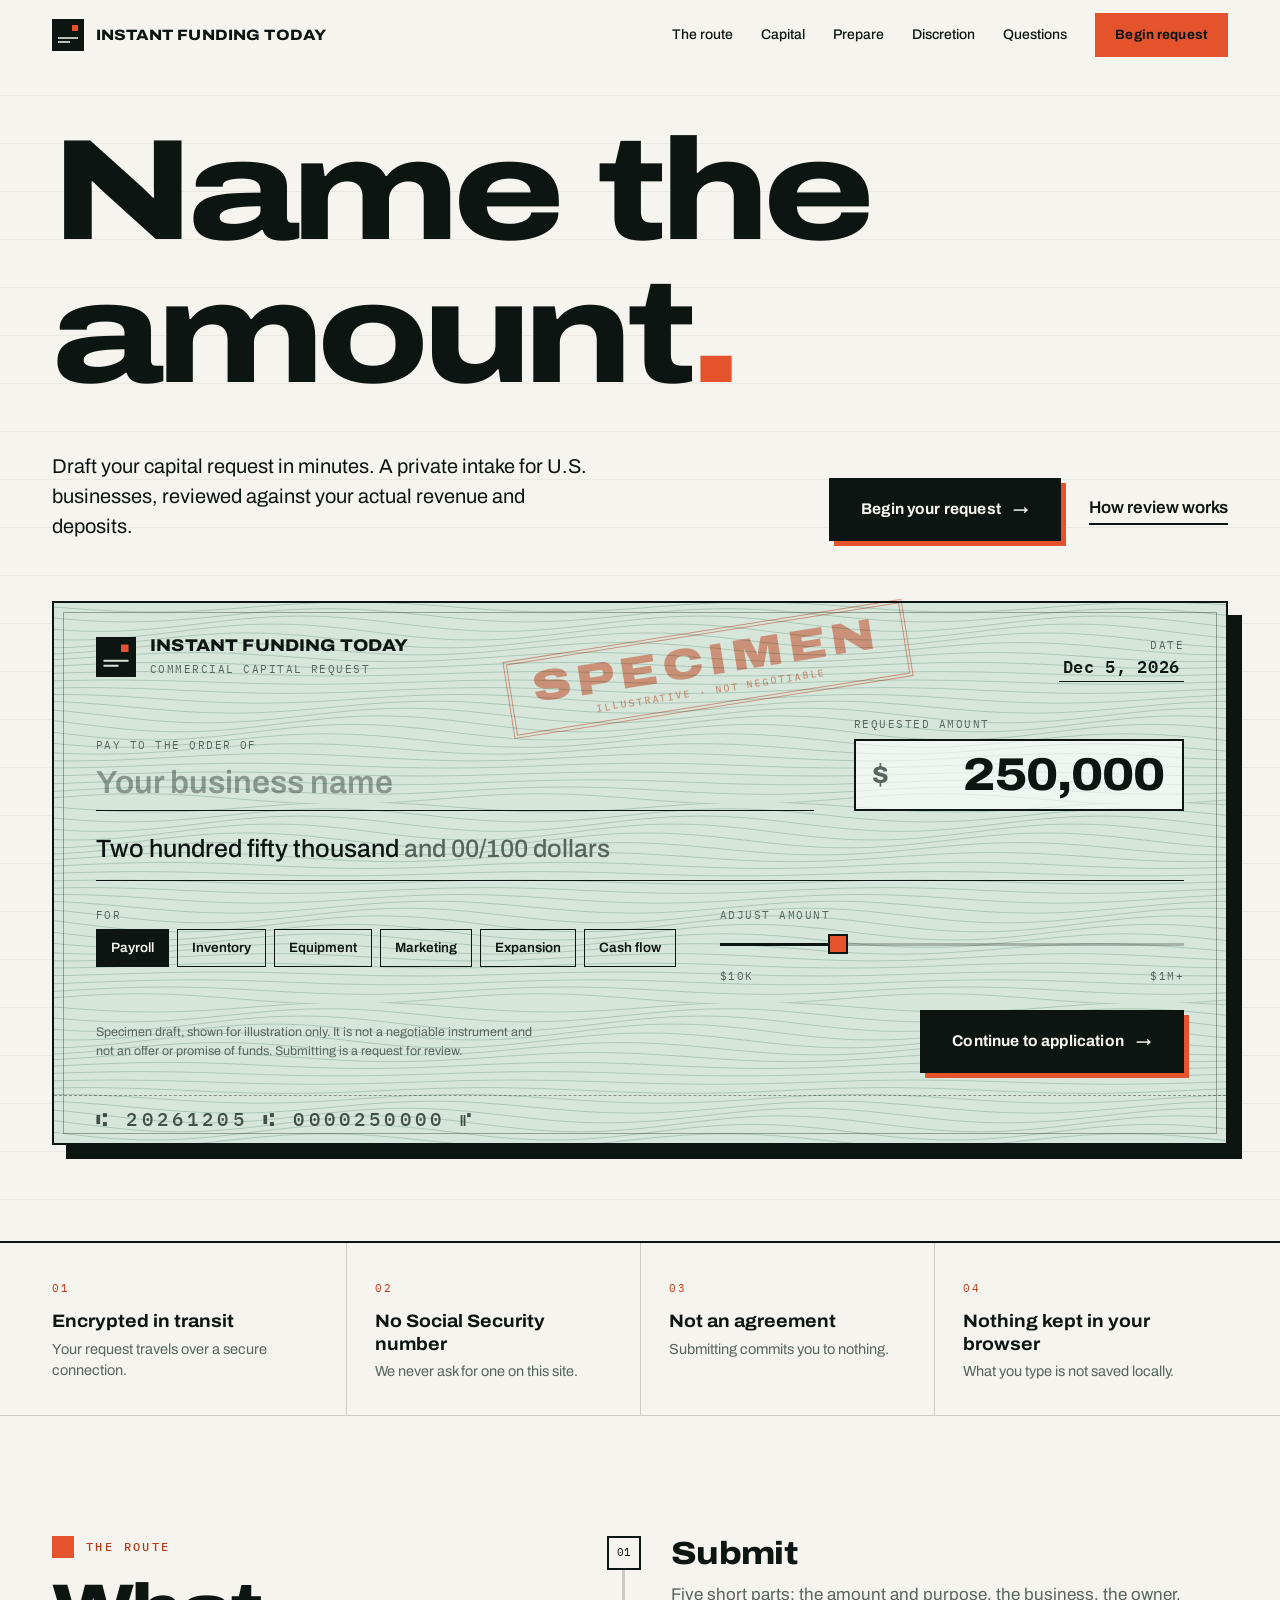
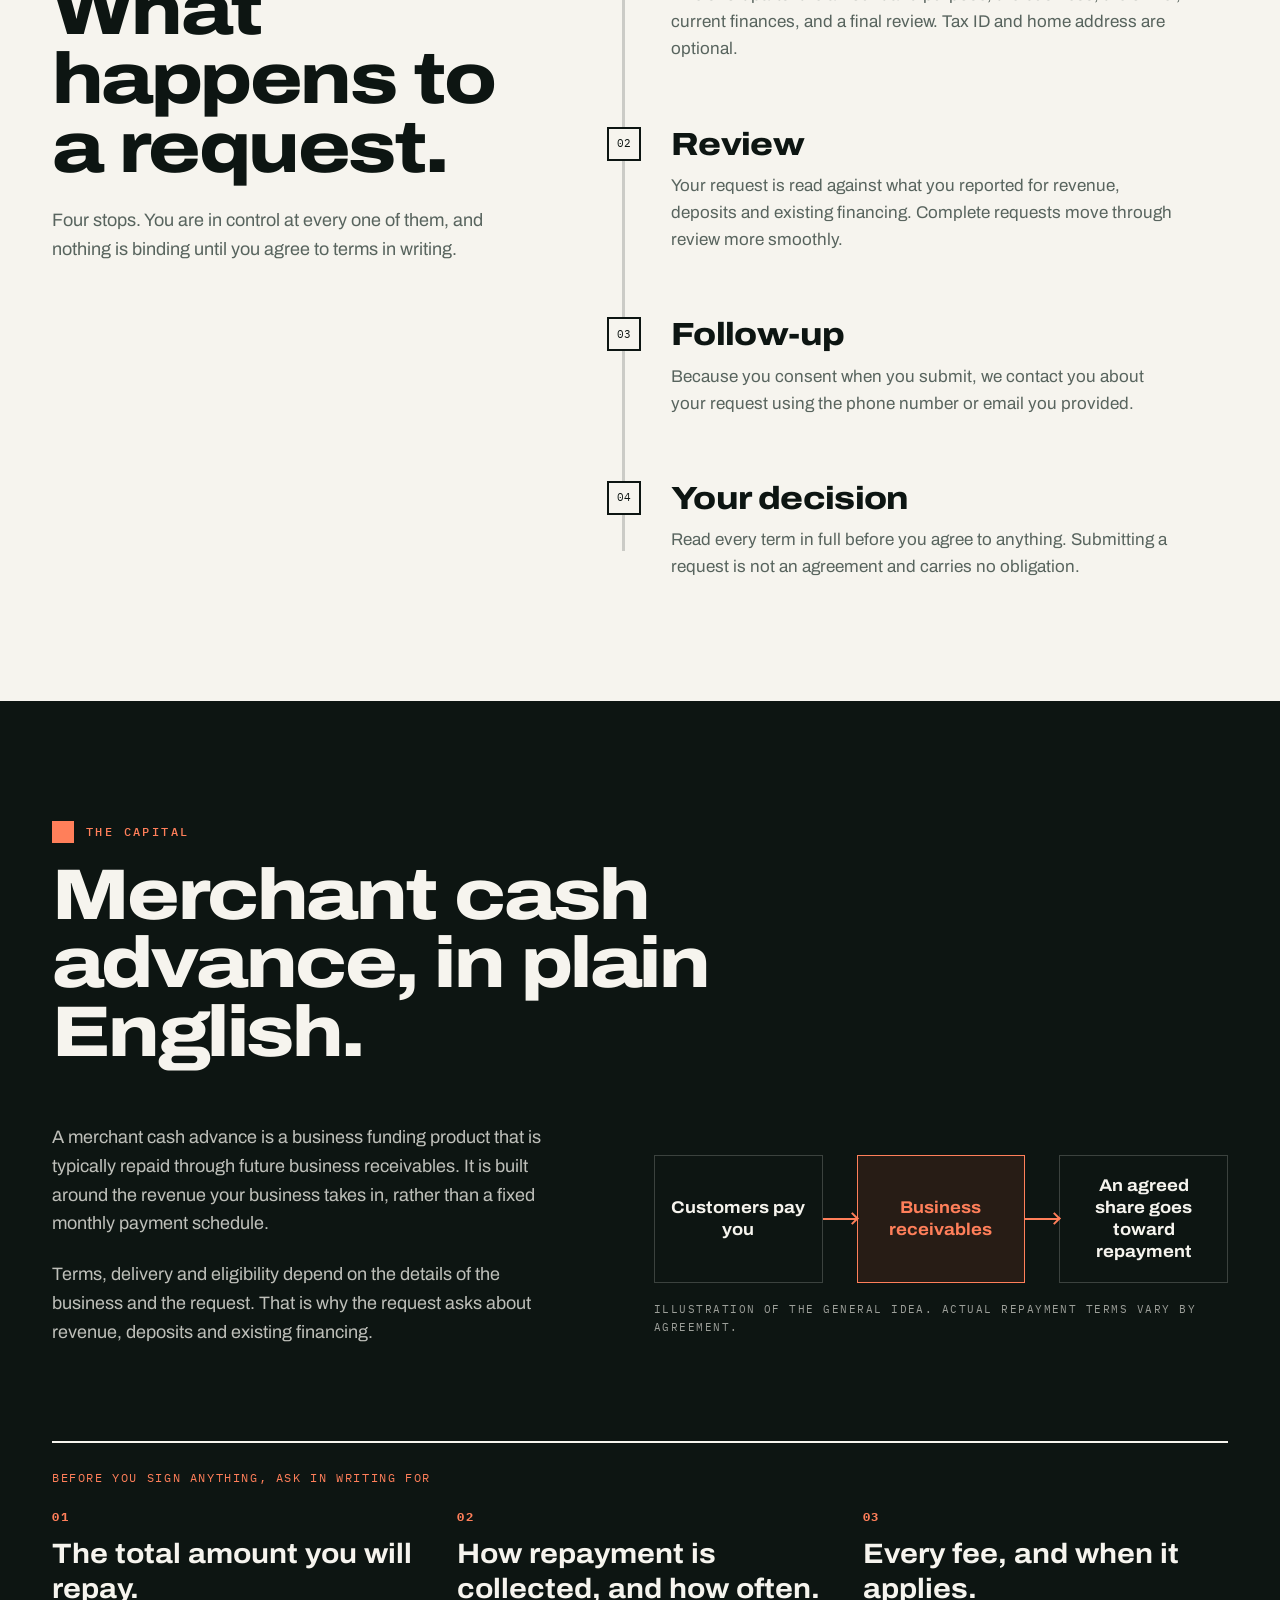
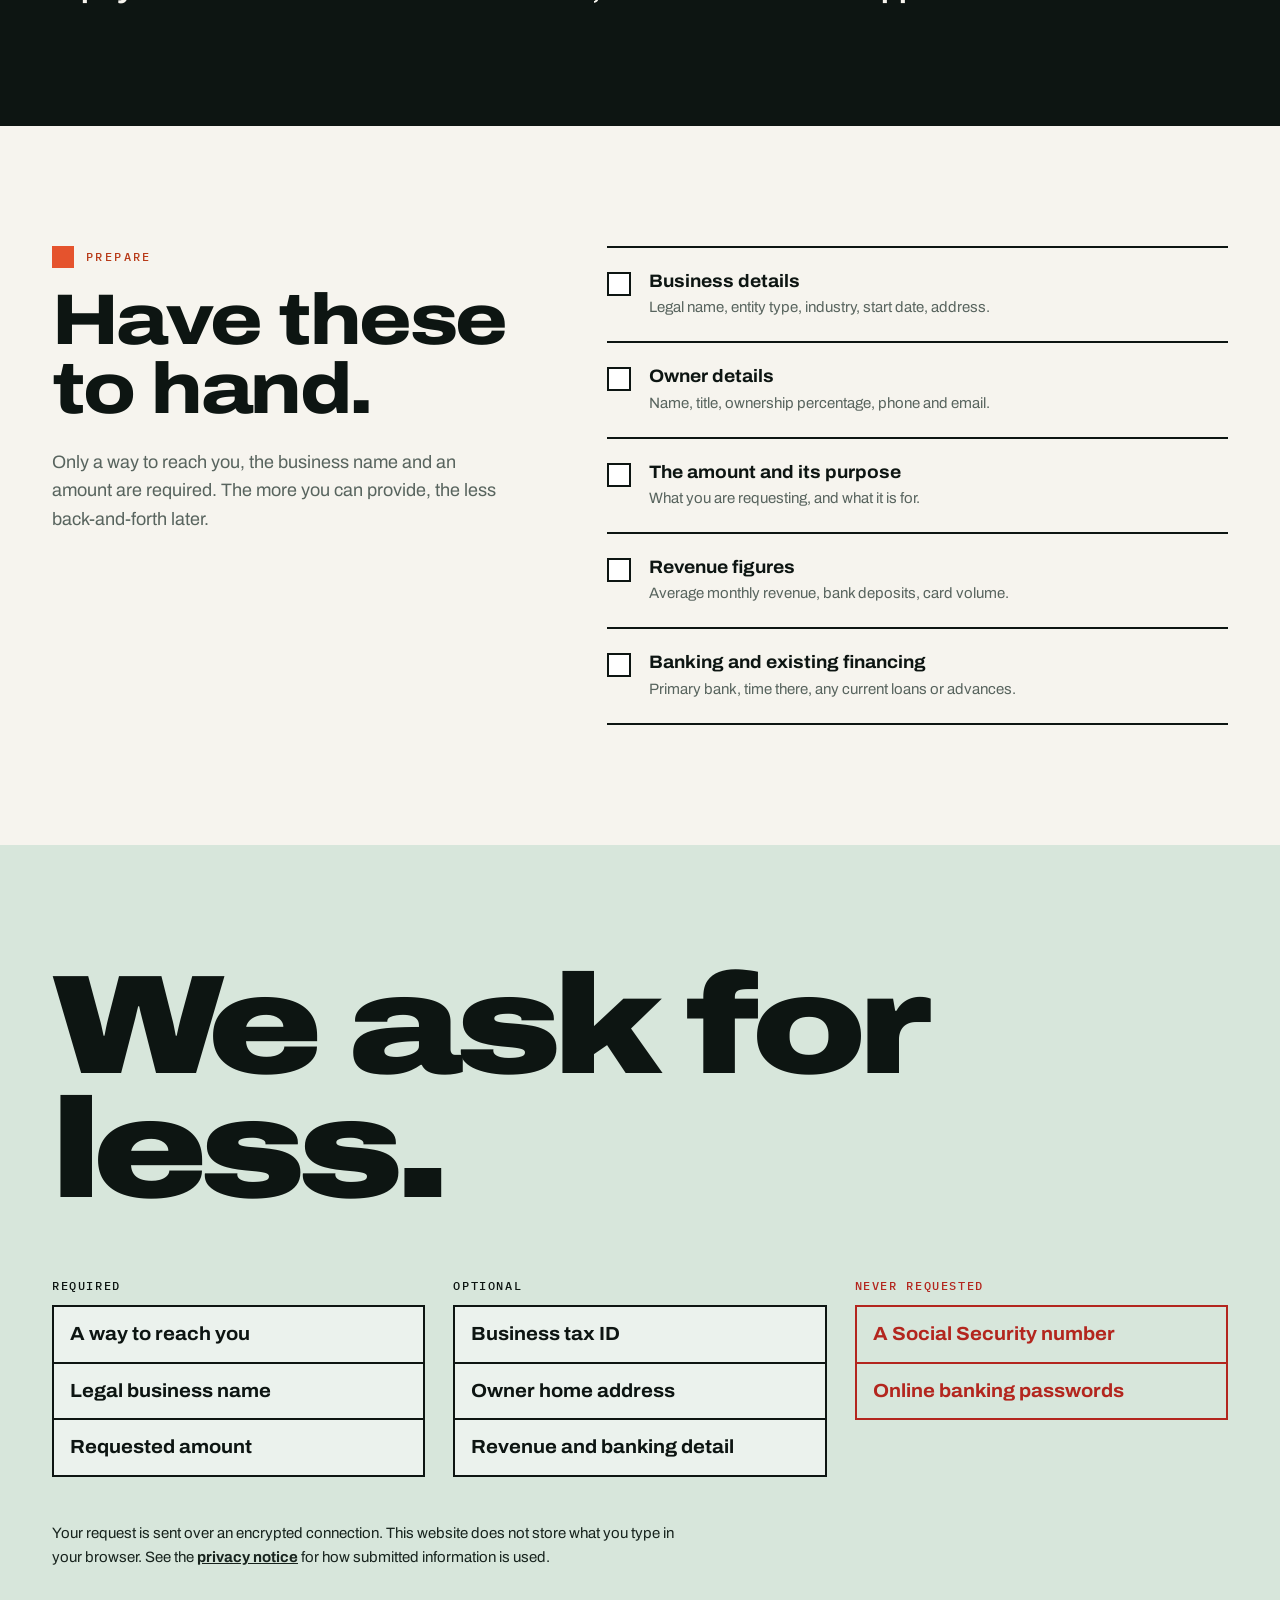
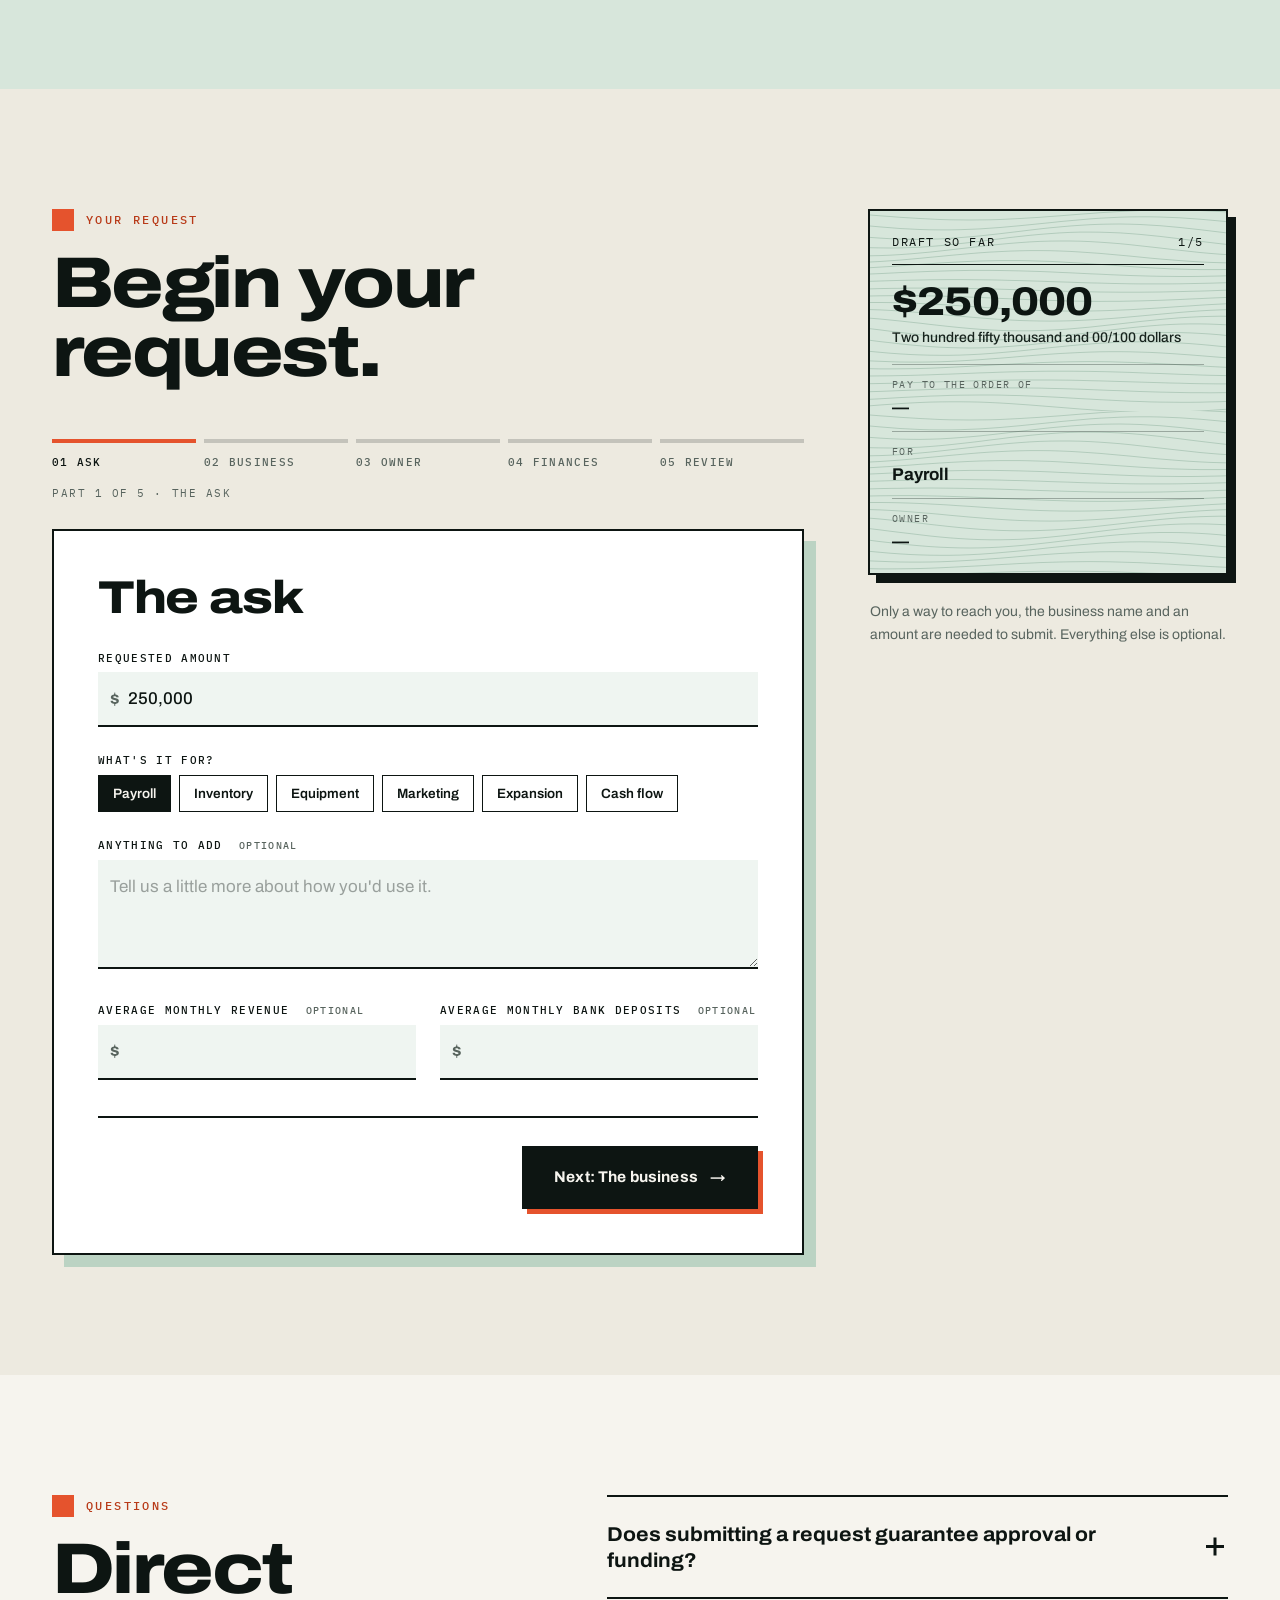
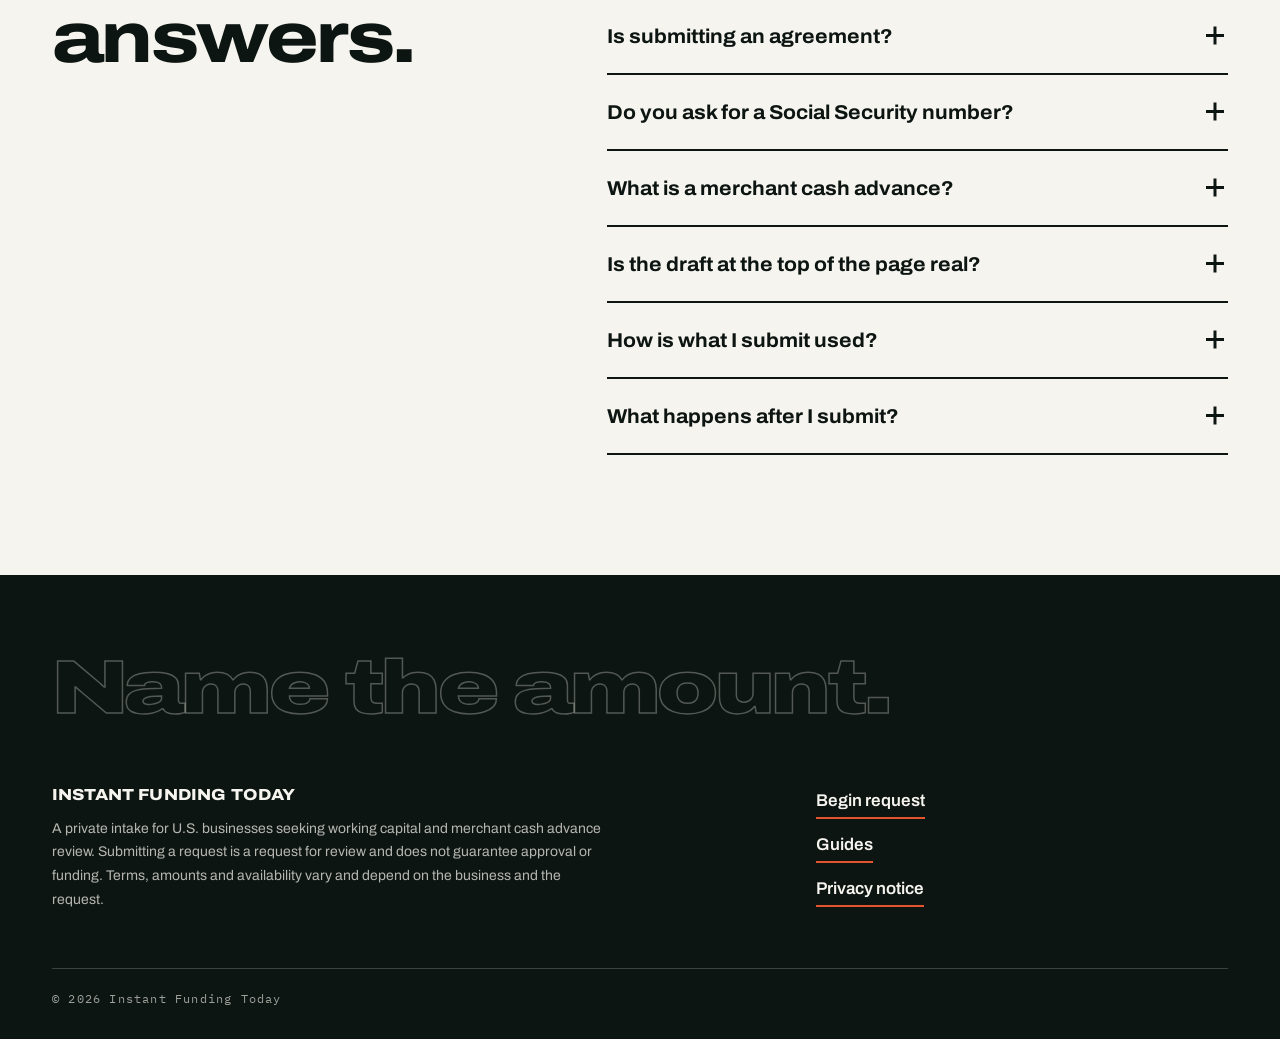
<file: index.html>
<!doctype html>
<html lang="en">
<head>
<meta charset="utf-8">
<meta name="viewport" content="width=device-width, initial-scale=1">
<title>Instant Funding Today — Name the amount</title>
<meta name="description" content="Draft your capital request in minutes. A private intake for U.S. businesses, reviewed against your actual revenue and deposits. Submitting is a request for review and does not guarantee approval or funding.">
<link rel="canonical" href="https://instantfundingtoday.net/">
<meta name="theme-color" content="#F6F4EE">
<meta property="og:type" content="website">
<meta property="og:site_name" content="Instant Funding Today">
<meta property="og:title" content="Instant Funding Today — Name the amount">
<meta property="og:description" content="Draft your capital request in minutes. A private intake for U.S. businesses, reviewed against your actual revenue and deposits.">
<meta property="og:url" content="https://instantfundingtoday.net/">
<meta name="twitter:card" content="summary">
<link rel="icon" href="/assets/favicon.svg" type="image/svg+xml">
<link rel="preconnect" href="https://fonts.googleapis.com">
<link rel="preconnect" href="https://fonts.gstatic.com" crossorigin>
<link rel="stylesheet" href="https://fonts.googleapis.com/css2?family=Archivo:wdth,wght@62..125,100..900&family=IBM+Plex+Mono:wght@400;500&display=swap">
<script src="/assets/boot.js"></script>
<link rel="stylesheet" href="/assets/style.css">
<script type="application/ld+json">{"@context":"https://schema.org","@type":"Organization","name":"Instant Funding Today","url":"https://instantfundingtoday.net","description":"Private intake for U.S. businesses seeking working capital and merchant cash advance review."}</script>
<script type="application/ld+json">{"@context":"https://schema.org","@type":"FAQPage","mainEntity":[
{"@type":"Question","name":"Does submitting a request guarantee approval or funding?","acceptedAnswer":{"@type":"Answer","text":"No. Submitting is a request for review. Approval, amount, terms and timing depend on the business and are never guaranteed."}},
{"@type":"Question","name":"What is a merchant cash advance?","acceptedAnswer":{"@type":"Answer","text":"A merchant cash advance is a business funding product that is typically repaid through future business receivables. Terms, delivery and eligibility depend on the details of the business and the request."}},
{"@type":"Question","name":"Do you ask for a Social Security number?","acceptedAnswer":{"@type":"Answer","text":"No. The request does not ask for a Social Security number. The business tax ID and the owner's home address are optional."}}]}</script>
</head>
<body>
<a class="skip" href="#main">Skip to content</a>

<header class="top" data-top>
  <div class="wrap top-in">
    <a class="brand" href="/" aria-label="Instant Funding Today, home">
      <svg class="brand-mark" viewBox="0 0 64 64" aria-hidden="true"><rect width="64" height="64" fill="currentColor"/><path d="M12 38h40M12 46h24" stroke="var(--bone)" stroke-width="3"/><rect x="40" y="12" width="12" height="12" fill="var(--verm)"/></svg>
      <span class="brand-word">Instant Funding Today</span>
    </a>
    <nav class="top-nav" aria-label="Primary">
      <a href="#route">The route</a>
      <a href="#capital">Capital</a>
      <a href="#prepare">Prepare</a>
      <a href="#discretion">Discretion</a>
      <a href="#faq">Questions</a>
      <a class="btn btn-verm btn-sm" href="#apply">Begin request</a>
    </nav>
  </div>
</header>

<main id="main">

<!-- ============ HERO ============ -->
<section class="hero">
  <div class="wrap">
    <div class="hero-top">
      <h1 class="hero-h1">
        <span class="line"><span>Name the</span></span>
        <span class="line"><span>amount<i class="dot">.</i></span></span>
      </h1>
      <div class="hero-aside">
        <p class="hero-lede">Draft your capital request in minutes. A private intake for U.S. businesses, reviewed against your actual revenue and deposits.</p>
        <div class="hero-cta">
          <a class="btn btn-ink btn-lg" href="#apply">Begin your request <span aria-hidden="true">→</span></a>
          <a class="link-u" href="#route">How review works</a>
        </div>
      </div>
    </div>

    <!-- Step one of the application: a specimen draft you fill in. -->
    <form class="draft" data-hero-form aria-label="Draft your capital request" novalidate>
      <div class="stamp" aria-hidden="true"><b>Specimen</b><span>Illustrative · not negotiable</span></div>
      <div class="draft-top">
        <div class="draft-brand">
          <svg viewBox="0 0 64 64" aria-hidden="true"><rect width="64" height="64" fill="currentColor"/><path d="M12 38h40M12 46h24" stroke="var(--cel)" stroke-width="3"/><rect x="40" y="12" width="12" height="12" fill="var(--verm)"/></svg>
          <div><b>Instant Funding Today</b><span class="mono">Commercial capital request</span></div>
        </div>
        <div class="draft-date"><span class="mono">Date</span><b data-date>—</b></div>
      </div>

      <div class="draft-pay">
        <div class="draft-payee">
          <label class="mono" for="hero-name">Pay to the order of</label>
          <input id="hero-name" class="draft-name" type="text" maxlength="250" autocomplete="off" placeholder="Your business name" aria-describedby="hero-name-hint">
          <p id="hero-name-hint" class="sr-only">Optional here. It carries into the application.</p>
        </div>
        <div class="draft-amt">
          <label class="mono" for="hero-amount-num">Requested amount</label>
          <div class="amt-box">
            <span aria-hidden="true">$</span>
            <input id="hero-amount-num" class="amt-input" inputmode="numeric" autocomplete="off" value="250,000" aria-describedby="hero-amount-hint">
          </div>
          <p id="hero-amount-hint" class="sr-only">Type an amount or drag the slider. You can change it later.</p>
        </div>
      </div>

      <p class="draft-words"><span data-words>Two hundred fifty thousand</span> <em>and 00/100 dollars</em></p>

      <div class="draft-low">
        <div>
          <p class="mono lab">For</p>
          <div class="chips" role="group" aria-label="Use of funds" data-hero-uses>
            <button type="button" class="chip" aria-pressed="true" data-use="Payroll">Payroll</button>
            <button type="button" class="chip" aria-pressed="false" data-use="Inventory">Inventory</button>
            <button type="button" class="chip" aria-pressed="false" data-use="Equipment">Equipment</button>
            <button type="button" class="chip" aria-pressed="false" data-use="Marketing">Marketing</button>
            <button type="button" class="chip" aria-pressed="false" data-use="Expansion">Expansion</button>
            <button type="button" class="chip" aria-pressed="false" data-use="Cash flow">Cash flow</button>
          </div>
        </div>
        <div>
          <p class="mono lab">Adjust amount</p>
          <input class="range" type="range" min="10000" max="1000000" step="10000" value="250000" aria-label="Requested amount" data-hero-range>
          <div class="range-scale mono" aria-hidden="true"><span>$10K</span><span>$1M+</span></div>
        </div>
      </div>

      <div class="draft-act">
        <p class="draft-fine">Specimen draft, shown for illustration only. It is not a negotiable instrument and not an offer or promise of funds. Submitting is a request for review.</p>
        <a class="btn btn-ink btn-lg" href="#apply" data-hero-go>Continue to application <span aria-hidden="true">→</span></a>
      </div>
      <div class="micr" aria-hidden="true" data-micr>⑆ 00000000 ⑆ 0000250000 ⑈</div>
    </form>
  </div>
</section>

<!-- ============ ASSURANCES ============ -->
<section class="index" aria-label="How your information is handled">
  <div class="wrap index-in">
    <div class="ix" data-reveal><span class="mono">01</span><b>Encrypted in transit</b><p>Your request travels over a secure connection.</p></div>
    <div class="ix" data-reveal><span class="mono">02</span><b>No Social Security number</b><p>We never ask for one on this site.</p></div>
    <div class="ix" data-reveal><span class="mono">03</span><b>Not an agreement</b><p>Submitting commits you to nothing.</p></div>
    <div class="ix" data-reveal><span class="mono">04</span><b>Nothing kept in your browser</b><p>What you type is not saved locally.</p></div>
  </div>
</section>

<!-- ============ ROUTE ============ -->
<section class="section" id="route">
  <div class="wrap route">
    <div class="route-head" data-reveal>
      <p class="eyebrow">The route</p>
      <h2 class="h2">What happens to a request.</h2>
      <p class="lede">Four stops. You are in control at every one of them, and nothing is binding until you agree to terms in writing.</p>
    </div>
    <ol class="rail" data-rail>
      <li class="rstep"><span class="rnum mono">01</span><h3>Submit</h3><p>Five short parts: the amount and purpose, the business, the owner, current finances, and a final review. Tax ID and home address are optional.</p></li>
      <li class="rstep"><span class="rnum mono">02</span><h3>Review</h3><p>Your request is read against what you reported for revenue, deposits and existing financing. Complete requests move through review more smoothly.</p></li>
      <li class="rstep"><span class="rnum mono">03</span><h3>Follow-up</h3><p>Because you consent when you submit, we contact you about your request using the phone number or email you provided.</p></li>
      <li class="rstep"><span class="rnum mono">04</span><h3>Your decision</h3><p>Read every term in full before you agree to anything. Submitting a request is not an agreement and carries no obligation.</p></li>
    </ol>
  </div>
</section>

<!-- ============ CAPITAL ============ -->
<section class="section dark" id="capital">
  <div class="wrap">
    <div class="cap-head" data-reveal>
      <p class="eyebrow eyebrow-inv">The capital</p>
      <h2 class="h2 h2-inv">Merchant cash advance, in plain English.</h2>
    </div>
    <div class="cap">
      <div class="cap-copy" data-reveal>
        <p>A merchant cash advance is a business funding product that is typically repaid through future business receivables. It is built around the revenue your business takes in, rather than a fixed monthly payment schedule.</p>
        <p>Terms, delivery and eligibility depend on the details of the business and the request. That is why the request asks about revenue, deposits and existing financing.</p>
      </div>
      <figure class="flow" data-reveal aria-label="Diagram: how repayment from receivables typically works">
        <div class="flow-row">
          <div class="fnode">Customers pay you</div>
          <div class="farrow" aria-hidden="true"></div>
          <div class="fnode fnode-hi">Business receivables</div>
          <div class="farrow" aria-hidden="true"></div>
          <div class="fnode">An agreed share goes toward repayment</div>
        </div>
        <figcaption class="mono">Illustration of the general idea. Actual repayment terms vary by agreement.</figcaption>
      </figure>
    </div>
    <div class="asks" data-reveal>
      <p class="mono asks-h">Before you sign anything, ask in writing for</p>
      <ol>
        <li><span class="mono">01</span>The total amount you will repay.</li>
        <li><span class="mono">02</span>How repayment is collected, and how often.</li>
        <li><span class="mono">03</span>Every fee, and when it applies.</li>
      </ol>
    </div>
  </div>
</section>

<!-- ============ PREPARE ============ -->
<section class="section" id="prepare">
  <div class="wrap prep">
    <div class="prep-head" data-reveal>
      <p class="eyebrow">Prepare</p>
      <h2 class="h2">Have these to hand.</h2>
      <p class="lede">Only a way to reach you, the business name and an amount are required. The more you can provide, the less back-and-forth later.</p>
    </div>
    <ul class="checklist" data-reveal>
      <li><label><input type="checkbox"><span class="box" aria-hidden="true"></span><span><b>Business details</b><em>Legal name, entity type, industry, start date, address.</em></span></label></li>
      <li><label><input type="checkbox"><span class="box" aria-hidden="true"></span><span><b>Owner details</b><em>Name, title, ownership percentage, phone and email.</em></span></label></li>
      <li><label><input type="checkbox"><span class="box" aria-hidden="true"></span><span><b>The amount and its purpose</b><em>What you are requesting, and what it is for.</em></span></label></li>
      <li><label><input type="checkbox"><span class="box" aria-hidden="true"></span><span><b>Revenue figures</b><em>Average monthly revenue, bank deposits, card volume.</em></span></label></li>
      <li><label><input type="checkbox"><span class="box" aria-hidden="true"></span><span><b>Banking and existing financing</b><em>Primary bank, time there, any current loans or advances.</em></span></label></li>
    </ul>
  </div>
</section>

<!-- ============ DISCRETION ============ -->
<section class="section tint" id="discretion">
  <div class="wrap">
    <h2 class="mega" data-reveal>We ask for less.</h2>
    <div class="fields3">
      <div class="fcol" data-reveal>
        <p class="mono fh">Required</p>
        <ul><li>A way to reach you</li><li>Legal business name</li><li>Requested amount</li></ul>
      </div>
      <div class="fcol" data-reveal>
        <p class="mono fh">Optional</p>
        <ul><li>Business tax ID</li><li>Owner home address</li><li>Revenue and banking detail</li></ul>
      </div>
      <div class="fcol fcol-never" data-reveal>
        <p class="mono fh">Never requested</p>
        <ul><li>A Social Security number</li><li>Online banking passwords</li></ul>
      </div>
    </div>
    <p class="fineprint" data-reveal>Your request is sent over an encrypted connection. This website does not store what you type in your browser. See the <a href="/privacy/">privacy notice</a> for how submitted information is used.</p>
  </div>
</section>

<!-- ============ APPLY ============ -->
<section class="section apply" id="apply">
  <div class="wrap apply-in">
    <div class="apply-main">
      <div class="sec-head" data-reveal>
        <p class="eyebrow">Your request</p>
        <h2 class="h2">Begin your request.</h2>
      </div>

      <div class="progress" data-progress aria-hidden="true">
        <span class="p-seg is-on"><b>01</b><i>Ask</i></span><span class="p-seg"><b>02</b><i>Business</i></span><span class="p-seg"><b>03</b><i>Owner</i></span><span class="p-seg"><b>04</b><i>Finances</i></span><span class="p-seg"><b>05</b><i>Review</i></span>
      </div>
      <p class="progress-label mono" data-progress-label aria-live="polite">Part 1 of 5 · The ask</p>

      <form class="app-form" data-app-form novalidate autocomplete="on">
        <input class="hp" type="text" name="honeypot" tabindex="-1" autocomplete="off" aria-hidden="true">


        <!-- 1 THE ASK -->
        <fieldset class="part is-active" data-part="0" data-title="The ask">
          <legend>The ask</legend>
          <div class="grid">
            <div class="f f-full">
              <label for="f-requestedAmount">Requested amount</label>
              <div class="money"><span aria-hidden="true">$</span><input id="f-requestedAmount" name="requestedAmount" inputmode="numeric" autocomplete="off" required maxlength="20" placeholder="50,000"></div>
              <p class="err" data-err-for="requestedAmount"></p>
            </div>
            <div class="f f-full">
              <span class="label" id="uses-label">What's it for?</span>
              <div class="chips" role="group" aria-labelledby="uses-label" data-form-uses>
                <button type="button" class="chip" aria-pressed="false" data-use="Payroll">Payroll</button>
                <button type="button" class="chip" aria-pressed="false" data-use="Inventory">Inventory</button>
                <button type="button" class="chip" aria-pressed="false" data-use="Equipment">Equipment</button>
                <button type="button" class="chip" aria-pressed="false" data-use="Marketing">Marketing</button>
                <button type="button" class="chip" aria-pressed="false" data-use="Expansion">Expansion</button>
                <button type="button" class="chip" aria-pressed="false" data-use="Cash flow">Cash flow</button>
              </div>
            </div>
            <div class="f f-full">
              <label for="f-useNotes">Anything to add <span class="opt">optional</span></label>
              <textarea id="f-useNotes" name="useNotes" rows="3" maxlength="800" placeholder="Tell us a little more about how you'd use it."></textarea>
            </div>
            <div class="f">
              <label for="f-averageMonthlyRevenue">Average monthly revenue <span class="opt">optional</span></label>
              <div class="money"><span aria-hidden="true">$</span><input id="f-averageMonthlyRevenue" name="averageMonthlyRevenue" inputmode="numeric" autocomplete="off" maxlength="20"></div>
            </div>
            <div class="f">
              <label for="f-averageMonthlyBankDeposits">Average monthly bank deposits <span class="opt">optional</span></label>
              <div class="money"><span aria-hidden="true">$</span><input id="f-averageMonthlyBankDeposits" name="averageMonthlyBankDeposits" inputmode="numeric" autocomplete="off" maxlength="20"></div>
            </div>
          </div>
        </fieldset>

        <!-- 2 THE BUSINESS -->
        <fieldset class="part" data-part="1" data-title="The business" hidden>
          <legend>The business</legend>
          <div class="grid">
            <div class="f f-full">
              <label for="f-legalBusinessName">Legal business name</label>
              <input id="f-legalBusinessName" name="legalBusinessName" required maxlength="250" autocomplete="organization">
              <p class="err" data-err-for="legalBusinessName"></p>
            </div>
            <div class="f">
              <label for="f-dbaName">DBA <span class="opt">if different</span></label>
              <input id="f-dbaName" name="dbaName" maxlength="250">
            </div>
            <div class="f">
              <label for="f-entityType">Entity type <span class="opt">optional</span></label>
              <div class="sel"><select id="f-entityType" name="entityType"><option value="">Select an option</option><option>Sole Proprietorship</option><option>Partnership</option><option>LLC</option><option>S Corporation</option><option>C Corporation</option><option>Nonprofit</option></select></div>
            </div>
            <div class="f">
              <label for="f-industry">Industry <span class="opt">optional</span></label>
              <input id="f-industry" name="industry" maxlength="250" placeholder="e.g. Restaurant, trucking, retail">
            </div>
            <div class="f">
              <label for="f-businessStartDate">Business start date <span class="opt">optional</span></label>
              <input id="f-businessStartDate" name="businessStartDate" maxlength="20" placeholder="MM/YYYY" inputmode="numeric" autocomplete="off">
            </div>
            <div class="f f-full">
              <label for="f-businessAddress">Business address <span class="opt">optional</span></label>
              <input id="f-businessAddress" name="businessAddress" maxlength="1000" autocomplete="street-address">
            </div>
            <div class="f">
              <label for="f-businessCity">City <span class="opt">optional</span></label>
              <input id="f-businessCity" name="businessCity" maxlength="250" autocomplete="address-level2">
            </div>
            <div class="f f-pair">
              <div>
                <label for="f-businessState">State <span class="opt">optional</span></label>
                <div class="sel"><select id="f-businessState" name="businessState" autocomplete="address-level1"><option value="">—</option></select></div>
              </div>
              <div>
                <label for="f-businessZip">ZIP <span class="opt">optional</span></label>
                <input id="f-businessZip" name="businessZip" maxlength="20" inputmode="numeric" autocomplete="postal-code">
              </div>
            </div>
            <div class="f">
              <label for="f-numberOfBusinessLocations">Number of locations <span class="opt">optional</span></label>
              <input id="f-numberOfBusinessLocations" name="numberOfBusinessLocations" maxlength="20" inputmode="numeric">
            </div>
          </div>
        </fieldset>

        <!-- 3 THE OWNER -->
        <fieldset class="part" data-part="2" data-title="The owner" hidden>
          <legend>The owner</legend>
          <div class="grid">
            <div class="f">
              <label for="f-ownerFullName">Owner full name</label>
              <input id="f-ownerFullName" name="ownerFullName" required maxlength="250" autocomplete="name">
              <p class="err" data-err-for="ownerFullName"></p>
            </div>
            <div class="f f-pair">
              <div>
                <label for="f-ownerTitle">Title <span class="opt">optional</span></label>
                <input id="f-ownerTitle" name="ownerTitle" maxlength="250" autocomplete="organization-title" placeholder="Owner">
              </div>
              <div>
                <label for="f-ownershipPercentage">Ownership % <span class="opt">optional</span></label>
                <input id="f-ownershipPercentage" name="ownershipPercentage" maxlength="20" inputmode="numeric" placeholder="100">
              </div>
            </div>
            <div class="f">
              <label for="f-ownerPhone">Phone</label>
              <input id="f-ownerPhone" name="ownerPhone" type="tel" maxlength="50" autocomplete="tel" placeholder="(555) 555-5555">
              <p class="err" data-err-for="ownerPhone"></p>
            </div>
            <div class="f">
              <label for="f-ownerEmail">Email</label>
              <input id="f-ownerEmail" name="ownerEmail" type="email" maxlength="150" autocomplete="email">
              <p class="err" data-err-for="ownerEmail"></p>
            </div>
            <p class="hint f-full">We need at least a phone number <i>or</i> an email so we can reach you.</p>
            <div class="f f-full">
              <label for="f-ownerHomeAddress">Owner home address <span class="opt">optional · we may ask later</span></label>
              <input id="f-ownerHomeAddress" name="ownerHomeAddress" maxlength="1000" autocomplete="off">
            </div>
          </div>
        </fieldset>

        <!-- 4 FINANCES -->
        <fieldset class="part" data-part="3" data-title="Finances" hidden>
          <legend>Current finances</legend>
          <div class="grid">
            <div class="f">
              <label for="f-primaryBankName">Primary bank <span class="opt">optional</span></label>
              <input id="f-primaryBankName" name="primaryBankName" maxlength="250">
            </div>
            <div class="f">
              <label for="f-timeWithBank">Time with this bank <span class="opt">optional</span></label>
              <input id="f-timeWithBank" name="timeWithBank" maxlength="100" placeholder="e.g. 3 years">
            </div>
            <div class="f">
              <label for="f-monthlyCreditCardProcessingVolume">Monthly card processing volume <span class="opt">optional</span></label>
              <div class="money"><span aria-hidden="true">$</span><input id="f-monthlyCreditCardProcessingVolume" name="monthlyCreditCardProcessingVolume" inputmode="numeric" autocomplete="off" maxlength="20"></div>
            </div>
            <div class="f">
              <label for="f-nsfOrOverdraftCountLast3Months">NSFs / overdrafts, last 3 months <span class="opt">optional</span></label>
              <input id="f-nsfOrOverdraftCountLast3Months" name="nsfOrOverdraftCountLast3Months" maxlength="20" inputmode="numeric" placeholder="0">
            </div>
            <div class="f f-full">
              <label for="f-existingBusinessLoansOrAdvances">Existing business loans or advances <span class="opt">optional</span></label>
              <textarea id="f-existingBusinessLoansOrAdvances" name="existingBusinessLoansOrAdvances" rows="3" maxlength="1000" placeholder="Lender or funder names, or &quot;none&quot;."></textarea>
            </div>
            <div class="f">
              <label for="f-currentBalanceOnExistingFinancing">Current balance on existing financing <span class="opt">optional</span></label>
              <div class="money"><span aria-hidden="true">$</span><input id="f-currentBalanceOnExistingFinancing" name="currentBalanceOnExistingFinancing" inputmode="numeric" autocomplete="off" maxlength="20"></div>
            </div>
            <div class="f">
              <label for="f-federalTaxId">Business tax ID (EIN) <span class="opt">optional · we may ask later</span></label>
              <input id="f-federalTaxId" name="federalTaxId" maxlength="50" inputmode="numeric" autocomplete="off" placeholder="XX-XXXXXXX">
            </div>
            <p class="hint f-full lock"><svg viewBox="0 0 24 24" aria-hidden="true"><path d="M7 10V8a5 5 0 0 1 10 0v2M6 10h12v10H6z" fill="none" stroke="currentColor" stroke-width="2" stroke-linejoin="round"/></svg>This page never stores what you type in your browser, and it's sent over an encrypted connection. We never ask for a Social Security number.</p>
          </div>
        </fieldset>

        <!-- 5 REVIEW -->
        <fieldset class="part" data-part="4" data-title="Review &amp; send" hidden>
          <legend>Review &amp; send</legend>
          <dl class="recap" data-recap></dl>
          <label class="check">
            <input type="checkbox" name="accuracyConsent">
            <span class="box" aria-hidden="true"></span>
            <span>I confirm the information I've provided is accurate to the best of my knowledge.</span>
          </label>
          <label class="check">
            <input type="checkbox" name="contactConsent">
            <span class="box" aria-hidden="true"></span>
            <span>I consent to being contacted about my request by phone, text or email at the details I provided. Submitting does not guarantee approval or funding.</span>
          </label>
          <p class="err" data-err-for="consent"></p>
        </fieldset>

        <div class="form-msg" role="alert" data-form-msg hidden></div>

        <div class="form-nav">
          <button type="button" class="btn btn-line" data-back hidden>← Back</button>
          <button type="button" class="btn btn-ink btn-lg" data-next>Next: The business <span aria-hidden="true">→</span></button>
          <button type="submit" class="btn btn-verm btn-lg" data-submit hidden>Submit request <span aria-hidden="true">→</span></button>
        </div>
      </form>

      <div class="done" data-done hidden tabindex="-1">
        <svg class="done-mark" viewBox="0 0 48 48" aria-hidden="true"><rect x="2" y="2" width="44" height="44"/><path d="m13 25 7 7 15-17"/></svg>
        <p class="mono">Request received</p>
        <p class="done-no">Reference <b data-done-no>—</b></p>
        <h3 class="h3">Your request is in.</h3>
        <p>Keep your reference number. We'll follow up using the contact details you provided. Submitting is a request for review, not a guarantee of approval or funding.</p>
      </div>
    </div>

    <aside class="apply-side" aria-label="Your request so far">
      <div class="mini">
        <div class="mini-head"><span class="mono">Draft so far</span><span class="mono" data-mini-step>1/5</span></div>
        <p class="mini-amt" data-mini="amount">—</p>
        <p class="mini-words" data-mini="words">&nbsp;</p>
        <dl class="mini-list">
          <div><dt class="mono">Pay to the order of</dt><dd data-mini="business">—</dd></div>
          <div><dt class="mono">For</dt><dd data-mini="uses">—</dd></div>
          <div><dt class="mono">Owner</dt><dd data-mini="owner">—</dd></div>
        </dl>
      </div>
      <p class="side-note">Only a way to reach you, the business name and an amount are needed to submit. Everything else is optional.</p>
    </aside>
  </div>
</section>

<!-- ============ FAQ ============ -->
<section class="section" id="faq">
  <div class="wrap faq-wrap">
    <div class="faq-head" data-reveal>
      <p class="eyebrow">Questions</p>
      <h2 class="h2">Direct answers.</h2>
    </div>
    <div class="faq" data-reveal>
      <details><summary>Does submitting a request guarantee approval or funding?<span class="pm" aria-hidden="true"></span></summary><p>No. Submitting is a request for review. Approval, amount, terms and timing depend on the business and are never guaranteed.</p></details>
      <details><summary>Is submitting an agreement?<span class="pm" aria-hidden="true"></span></summary><p>No. Sending a request asks us to review it and follow up with you. You are not agreeing to any funding terms by submitting. Read every term in full before you agree to anything.</p></details>
      <details><summary>Do you ask for a Social Security number?<span class="pm" aria-hidden="true"></span></summary><p>No. The request does not ask for one. The business tax ID and the owner's home address are optional, and may be requested later if your request moves forward.</p></details>
      <details><summary>What is a merchant cash advance?<span class="pm" aria-hidden="true"></span></summary><p>A business funding product that is typically repaid through future business receivables. Terms, delivery and eligibility depend on the details of the business and the request.</p></details>
      <details><summary>Is the draft at the top of the page real?<span class="pm" aria-hidden="true"></span></summary><p>No. It is a specimen, shown for illustration. It is not a negotiable instrument and not an offer or promise of funds. It simply starts your request.</p></details>
      <details><summary>How is what I submit used?<span class="pm" aria-hidden="true"></span></summary><p>To review your funding request and to follow up with you about it. See the <a href="/privacy/">privacy notice</a> for details.</p></details>
      <details><summary>What happens after I submit?<span class="pm" aria-hidden="true"></span></summary><p>Your request is reviewed, and you are contacted using the phone number or email you provided. Keep the reference number shown on screen after you submit.</p></details>
    </div>
  </div>
</section>

</main>

<footer class="foot">
  <div class="wrap">
    <p class="foot-big" aria-hidden="true">Name the amount.</p>
    <div class="foot-in">
      <div>
        <p class="foot-brand">Instant Funding Today</p>
        <p class="foot-fine">A private intake for U.S. businesses seeking working capital and merchant cash advance review. Submitting a request is a request for review and does not guarantee approval or funding. Terms, amounts and availability vary and depend on the business and the request.</p>
      </div>
      <div class="foot-links">
        <a href="#apply">Begin request</a>
        <a href="/guides/">Guides</a>
        <a href="/privacy/">Privacy notice</a>
      </div>
    </div>
    <div class="foot-bar"><span>© <span data-year>2026</span> Instant Funding Today</span></div>
  </div>
</footer>

<script src="/assets/app.js" defer></script>
</body>
</html>
</file>
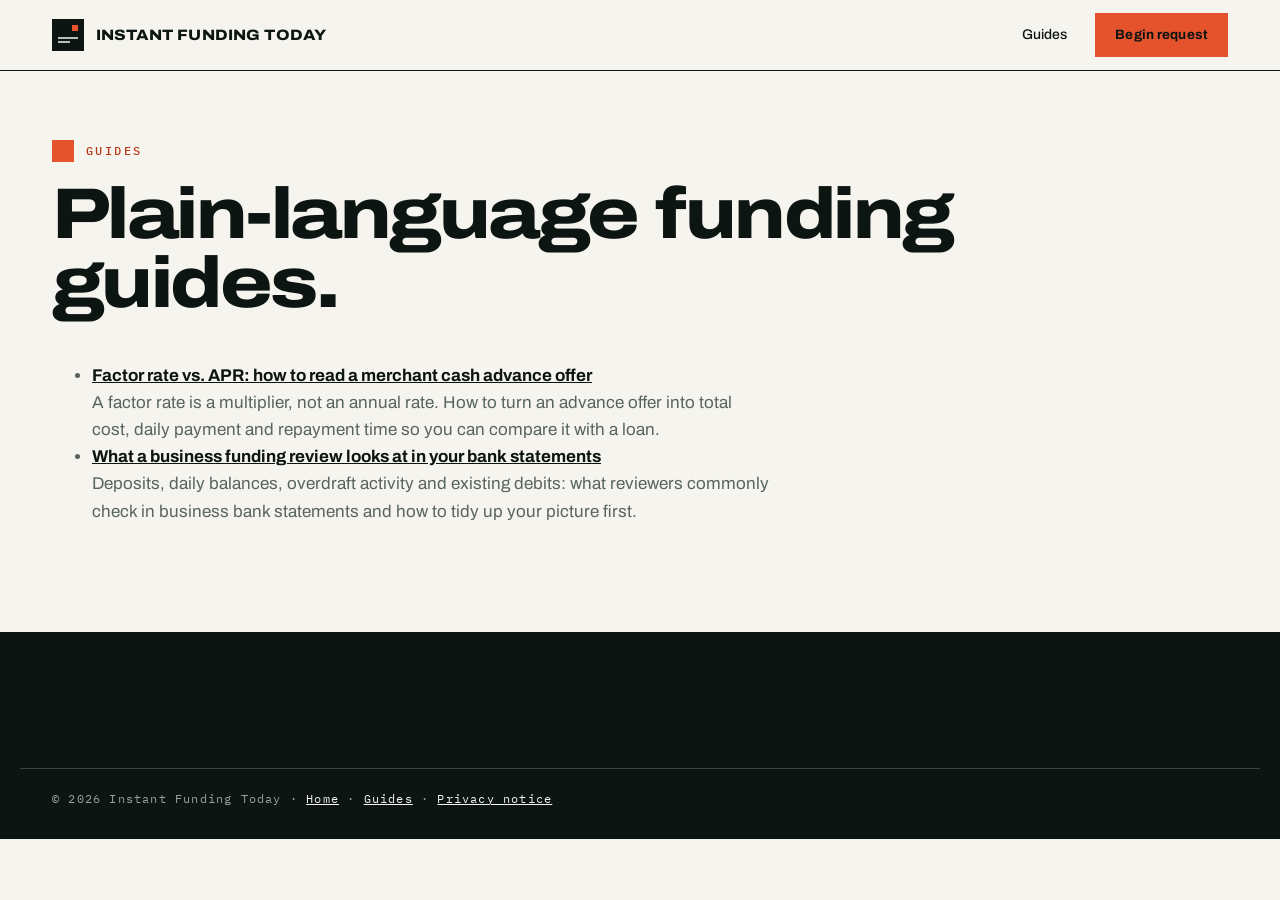
<file: guides/index.html>
<!doctype html>
<html lang="en">
<head>
<meta charset="utf-8">
<meta name="viewport" content="width=device-width, initial-scale=1">
<title>Guides — Instant Funding Today</title>
<meta name="description" content="Plain-language guides for U.S. business owners comparing working capital and merchant cash advance offers.">
<link rel="canonical" href="https://instantfundingtoday.net/guides/">
<meta name="theme-color" content="#F6F4EE">
<meta property="og:type" content="website">
<meta property="og:site_name" content="Instant Funding Today">
<meta property="og:title" content="Guides">
<meta property="og:description" content="Plain-language guides for U.S. business owners comparing working capital and merchant cash advance offers.">
<meta property="og:url" content="https://instantfundingtoday.net/guides/">
<link rel="icon" href="/assets/favicon.svg" type="image/svg+xml">
<link rel="preconnect" href="https://fonts.googleapis.com">
<link rel="preconnect" href="https://fonts.gstatic.com" crossorigin>
<link rel="stylesheet" href="https://fonts.googleapis.com/css2?family=Archivo:wdth,wght@62..125,100..900&family=IBM+Plex+Mono:wght@400;500&display=swap">
<script src="/assets/boot.js"></script>
<link rel="stylesheet" href="/assets/style.css">

</head>
<body>
<header class="top is-stuck"><div class="wrap top-in">
  <a class="brand" href="/" aria-label="Instant Funding Today, home">
    <svg class="brand-mark" viewBox="0 0 64 64" aria-hidden="true"><rect width="64" height="64" fill="currentColor"/><path d="M12 38h40M12 46h24" stroke="var(--bone)" stroke-width="3"/><rect x="40" y="12" width="12" height="12" fill="var(--verm)"/></svg>
    <span class="brand-word">Instant Funding Today</span>
  </a>
  <nav class="top-nav" aria-label="Primary"><a href="/guides/">Guides</a><a class="btn btn-verm btn-sm" href="/#apply">Begin request</a></nav>
</div></header>
<main class="doc"><div class="wrap">
  <p class="eyebrow">Guides</p>
  <h1 class="h2">Plain-language funding guides.</h1>
  <div class="prose"><ul><li><a href="/guides/factor-rate-vs-apr-merchant-cash-advance/"><strong>Factor rate vs. APR: how to read a merchant cash advance offer</strong></a><br>A factor rate is a multiplier, not an annual rate. How to turn an advance offer into total cost, daily payment and repayment time so you can compare it with a loan.</li><li><a href="/guides/what-a-funding-review-looks-at-in-your-bank-statements/"><strong>What a business funding review looks at in your bank statements</strong></a><br>Deposits, daily balances, overdraft activity and existing debits: what reviewers commonly check in business bank statements and how to tidy up your picture first.</li></ul></div>
</div></main>
<footer class="foot"><div class="wrap foot-bar"><span>© <span data-year>2026</span> Instant Funding Today</span> · <a href="/">Home</a> · <a href="/guides/">Guides</a> · <a href="/privacy/">Privacy notice</a></div></footer>
<script src="/assets/app.js" defer></script>
</body>
</html>
</file>
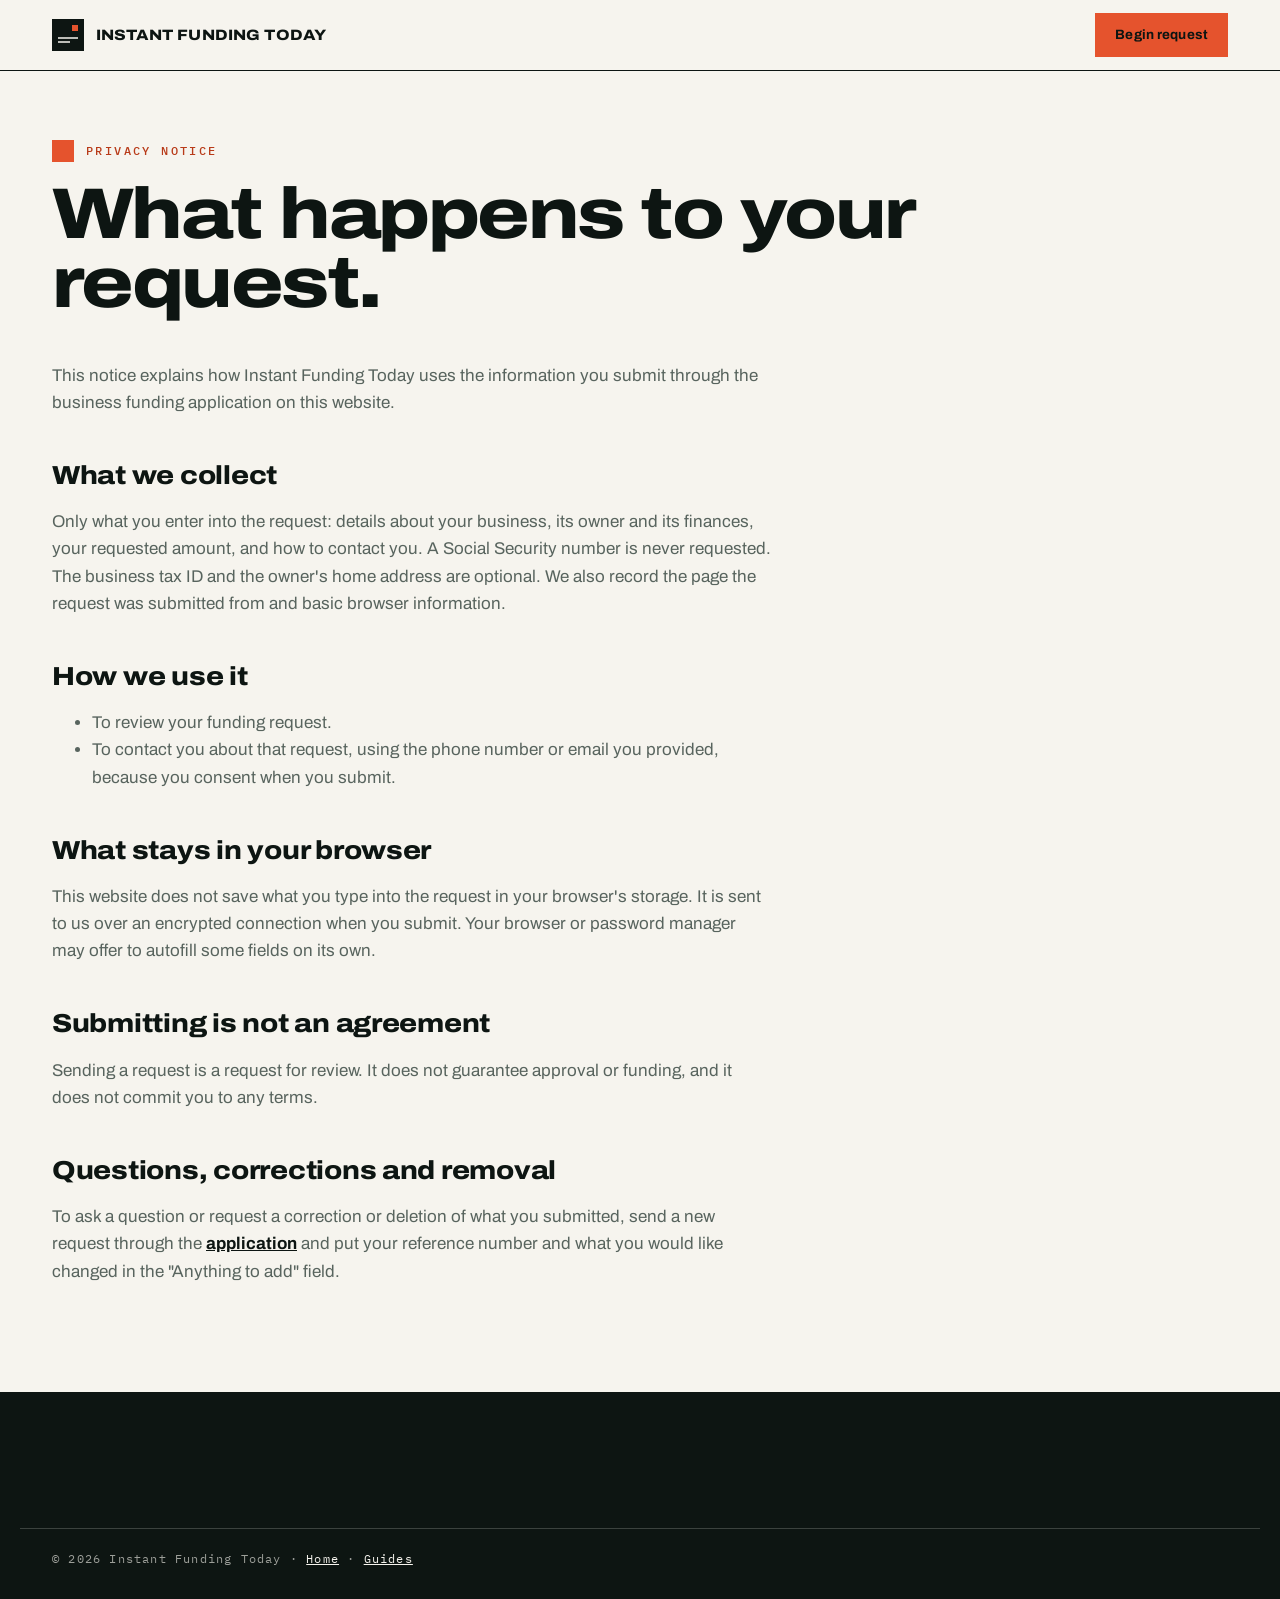
<file: privacy/index.html>
<!doctype html>
<html lang="en">
<head>
<meta charset="utf-8">
<meta name="viewport" content="width=device-width, initial-scale=1">
<title>Privacy notice — Instant Funding Today</title>
<meta name="description" content="How Instant Funding Today uses the information you submit with a business funding request.">
<link rel="canonical" href="https://instantfundingtoday.net/privacy/">
<meta name="theme-color" content="#F6F4EE">
<link rel="icon" href="/assets/favicon.svg" type="image/svg+xml">
<link rel="preconnect" href="https://fonts.googleapis.com">
<link rel="preconnect" href="https://fonts.gstatic.com" crossorigin>
<link rel="stylesheet" href="https://fonts.googleapis.com/css2?family=Archivo:wdth,wght@62..125,100..900&family=IBM+Plex+Mono:wght@400;500&display=swap">
<script src="/assets/boot.js"></script>
<link rel="stylesheet" href="/assets/style.css">
</head>
<body>
<header class="top is-stuck"><div class="wrap top-in">
  <a class="brand" href="/" aria-label="Instant Funding Today, home">
    <svg class="brand-mark" viewBox="0 0 64 64" aria-hidden="true"><rect width="64" height="64" fill="currentColor"/><path d="M12 38h40M12 46h24" stroke="var(--bone)" stroke-width="3"/><rect x="40" y="12" width="12" height="12" fill="var(--verm)"/></svg>
    <span class="brand-word">Instant Funding Today</span>
  </a>
  <nav class="top-nav" aria-label="Primary"><a class="btn btn-verm btn-sm" href="/#apply">Begin request</a></nav>
</div></header>
<main class="doc"><div class="wrap">
  <p class="eyebrow">Privacy notice</p>
  <h1 class="h2">What happens to your request.</h1>
  <div class="prose">
    <p>This notice explains how Instant Funding Today uses the information you submit through the business funding application on this website.</p>
    <h2>What we collect</h2>
    <p>Only what you enter into the request: details about your business, its owner and its finances, your requested amount, and how to contact you. A Social Security number is never requested. The business tax ID and the owner's home address are optional. We also record the page the request was submitted from and basic browser information.</p>
    <h2>How we use it</h2>
    <ul>
      <li>To review your funding request.</li>
      <li>To contact you about that request, using the phone number or email you provided, because you consent when you submit.</li>
    </ul>
    <h2>What stays in your browser</h2>
    <p>This website does not save what you type into the request in your browser's storage. It is sent to us over an encrypted connection when you submit. Your browser or password manager may offer to autofill some fields on its own.</p>
    <h2>Submitting is not an agreement</h2>
    <p>Sending a request is a request for review. It does not guarantee approval or funding, and it does not commit you to any terms.</p>
    <h2>Questions, corrections and removal</h2>
    <p>To ask a question or request a correction or deletion of what you submitted, send a new request through the <a href="/#apply">application</a> and put your reference number and what you would like changed in the "Anything to add" field.</p>
  </div>
</div></main>
<footer class="foot"><div class="wrap foot-bar"><span>© <span data-year>2026</span> Instant Funding Today</span> · <a href="/">Home</a> · <a href="/guides/">Guides</a></div></footer>
<script src="/assets/app.js" defer></script>
</body>
</html>
</file>
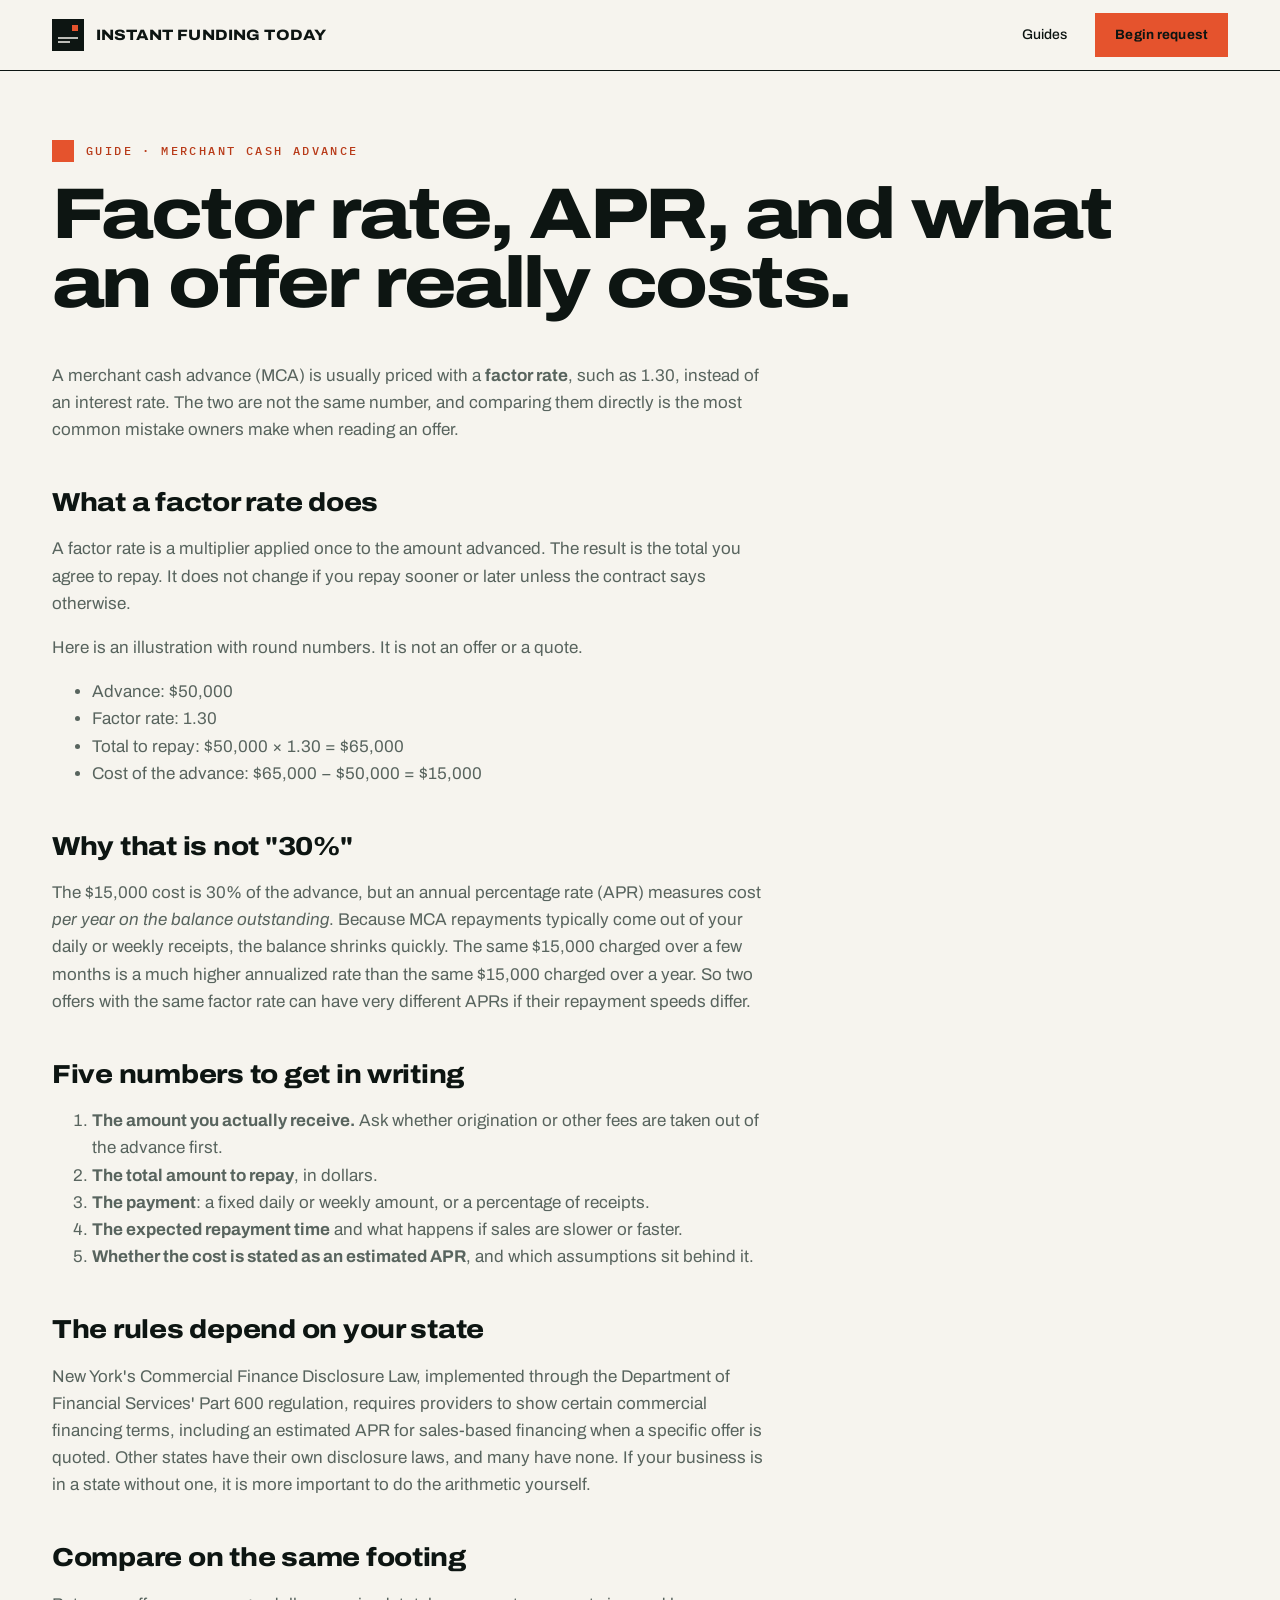
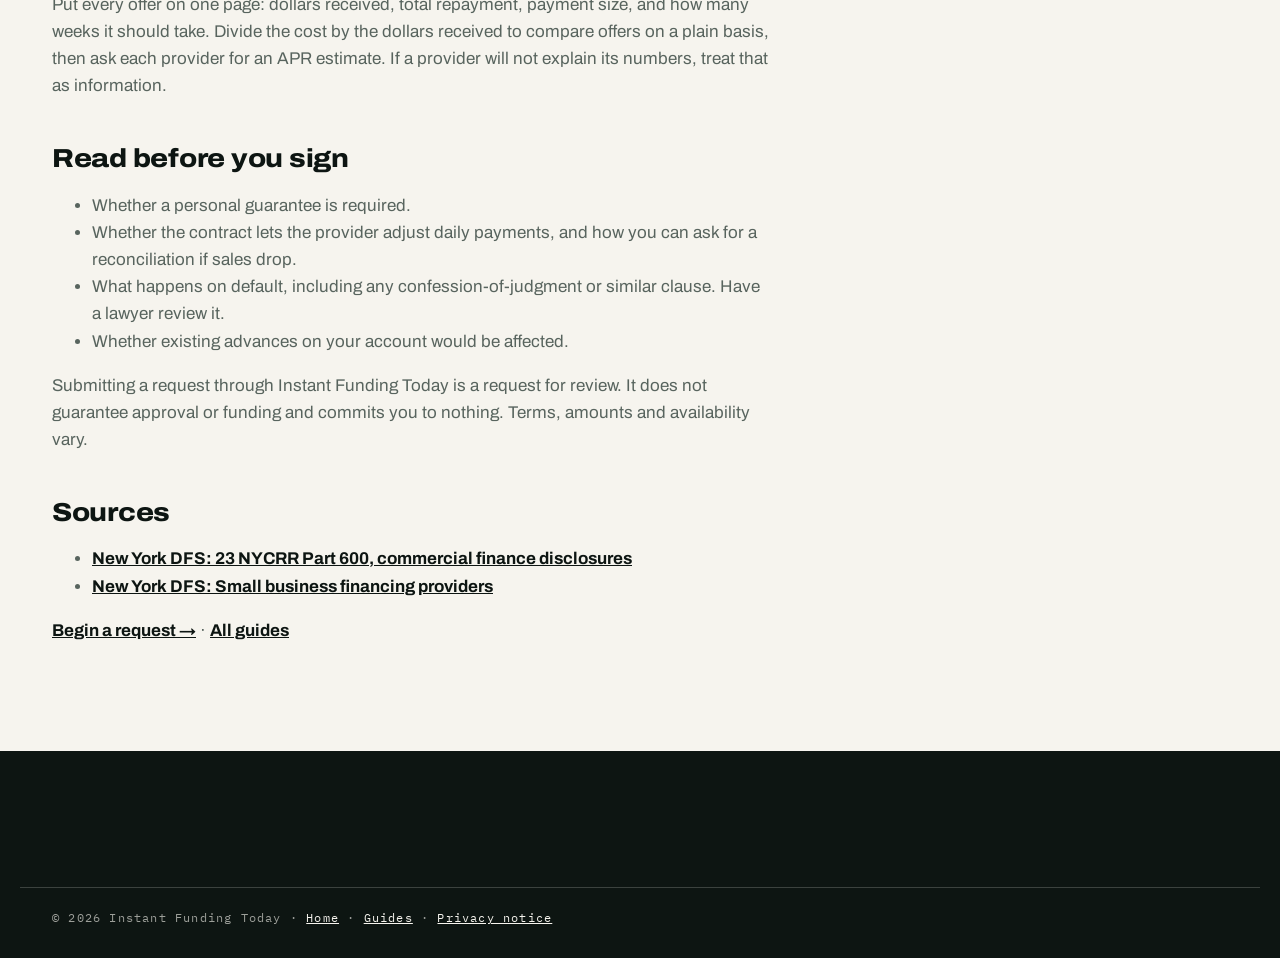
<file: guides/factor-rate-vs-apr-merchant-cash-advance/index.html>
<!doctype html>
<html lang="en">
<head>
<meta charset="utf-8">
<meta name="viewport" content="width=device-width, initial-scale=1">
<title>Factor rate vs. APR: how to read a merchant cash advance offer — Instant Funding Today</title>
<meta name="description" content="A factor rate is a multiplier, not an annual rate. How to turn an advance offer into total cost, daily payment and repayment time so you can compare it with a loan.">
<link rel="canonical" href="https://instantfundingtoday.net/guides/factor-rate-vs-apr-merchant-cash-advance/">
<meta name="theme-color" content="#F6F4EE">
<meta property="og:type" content="article">
<meta property="og:site_name" content="Instant Funding Today">
<meta property="og:title" content="Factor rate vs. APR: how to read a merchant cash advance offer">
<meta property="og:description" content="A factor rate is a multiplier, not an annual rate. How to turn an advance offer into total cost, daily payment and repayment time so you can compare it with a loan.">
<meta property="og:url" content="https://instantfundingtoday.net/guides/factor-rate-vs-apr-merchant-cash-advance/">
<link rel="icon" href="/assets/favicon.svg" type="image/svg+xml">
<link rel="preconnect" href="https://fonts.googleapis.com">
<link rel="preconnect" href="https://fonts.gstatic.com" crossorigin>
<link rel="stylesheet" href="https://fonts.googleapis.com/css2?family=Archivo:wdth,wght@62..125,100..900&family=IBM+Plex+Mono:wght@400;500&display=swap">
<script src="/assets/boot.js"></script>
<link rel="stylesheet" href="/assets/style.css">
<script type="application/ld+json">{"@context": "https://schema.org", "@type": "Article", "headline": "Factor rate vs. APR: how to read a merchant cash advance offer", "description": "A factor rate is a multiplier, not an annual rate. How to turn an advance offer into total cost, daily payment and repayment time so you can compare it with a loan.", "datePublished": "2026-10-26", "dateModified": "2026-10-26", "author": {"@type": "Organization", "name": "Instant Funding Today"}, "publisher": {"@type": "Organization", "name": "Instant Funding Today", "url": "https://instantfundingtoday.net"}, "mainEntityOfPage": "https://instantfundingtoday.net/guides/factor-rate-vs-apr-merchant-cash-advance/"}</script>
<script type="application/ld+json">{"@context": "https://schema.org", "@type": "FAQPage", "mainEntity": [{"@type": "Question", "name": "Is a factor rate the same as an interest rate?", "acceptedAnswer": {"@type": "Answer", "text": "No. A factor rate is a one-time multiplier on the amount advanced. An APR is an annualized cost on the outstanding balance, so the two cannot be compared directly."}}, {"@type": "Question", "name": "How do I find the total cost of an advance?", "acceptedAnswer": {"@type": "Answer", "text": "Multiply the amount advanced by the factor rate to get the total repayment, then subtract the amount advanced."}}]}</script>
</head>
<body>
<header class="top is-stuck"><div class="wrap top-in">
  <a class="brand" href="/" aria-label="Instant Funding Today, home">
    <svg class="brand-mark" viewBox="0 0 64 64" aria-hidden="true"><rect width="64" height="64" fill="currentColor"/><path d="M12 38h40M12 46h24" stroke="var(--bone)" stroke-width="3"/><rect x="40" y="12" width="12" height="12" fill="var(--verm)"/></svg>
    <span class="brand-word">Instant Funding Today</span>
  </a>
  <nav class="top-nav" aria-label="Primary"><a href="/guides/">Guides</a><a class="btn btn-verm btn-sm" href="/#apply">Begin request</a></nav>
</div></header>
<main class="doc"><div class="wrap">
  <p class="eyebrow">Guide · Merchant cash advance</p>
  <h1 class="h2">Factor rate, APR, and what an offer really costs.</h1>
  <div class="prose">
<p>A merchant cash advance (MCA) is usually priced with a <strong>factor rate</strong>, such as 1.30, instead of an interest rate. The two are not the same number, and comparing them directly is the most common mistake owners make when reading an offer.</p>
<h2>What a factor rate does</h2>
<p>A factor rate is a multiplier applied once to the amount advanced. The result is the total you agree to repay. It does not change if you repay sooner or later unless the contract says otherwise.</p>
<p>Here is an illustration with round numbers. It is not an offer or a quote.</p>
<ul>
<li>Advance: $50,000</li>
<li>Factor rate: 1.30</li>
<li>Total to repay: $50,000 × 1.30 = $65,000</li>
<li>Cost of the advance: $65,000 − $50,000 = $15,000</li>
</ul>
<h2>Why that is not "30%"</h2>
<p>The $15,000 cost is 30% of the advance, but an annual percentage rate (APR) measures cost <em>per year on the balance outstanding</em>. Because MCA repayments typically come out of your daily or weekly receipts, the balance shrinks quickly. The same $15,000 charged over a few months is a much higher annualized rate than the same $15,000 charged over a year. So two offers with the same factor rate can have very different APRs if their repayment speeds differ.</p>
<h2>Five numbers to get in writing</h2>
<ol>
<li><strong>The amount you actually receive.</strong> Ask whether origination or other fees are taken out of the advance first.</li>
<li><strong>The total amount to repay</strong>, in dollars.</li>
<li><strong>The payment</strong>: a fixed daily or weekly amount, or a percentage of receipts.</li>
<li><strong>The expected repayment time</strong> and what happens if sales are slower or faster.</li>
<li><strong>Whether the cost is stated as an estimated APR</strong>, and which assumptions sit behind it.</li>
</ol>
<h2>The rules depend on your state</h2>
<p>New York's Commercial Finance Disclosure Law, implemented through the Department of Financial Services' Part 600 regulation, requires providers to show certain commercial financing terms, including an estimated APR for sales-based financing when a specific offer is quoted. Other states have their own disclosure laws, and many have none. If your business is in a state without one, it is more important to do the arithmetic yourself.</p>
<h2>Compare on the same footing</h2>
<p>Put every offer on one page: dollars received, total repayment, payment size, and how many weeks it should take. Divide the cost by the dollars received to compare offers on a plain basis, then ask each provider for an APR estimate. If a provider will not explain its numbers, treat that as information.</p>
<h2>Read before you sign</h2>
<ul>
<li>Whether a personal guarantee is required.</li>
<li>Whether the contract lets the provider adjust daily payments, and how you can ask for a reconciliation if sales drop.</li>
<li>What happens on default, including any confession-of-judgment or similar clause. Have a lawyer review it.</li>
<li>Whether existing advances on your account would be affected.</li>
</ul>
<p>Submitting a request through Instant Funding Today is a request for review. It does not guarantee approval or funding and commits you to nothing. Terms, amounts and availability vary.</p>
<h2>Sources</h2><ul><li><a href="https://www.dfs.ny.gov/industry_guidance/regulations/final_financial_services/rf_finservices_23nycrr600_text" rel="noopener">New York DFS: 23 NYCRR Part 600, commercial finance disclosures</a></li><li><a href="https://www.dfs.ny.gov/apps-and-licensing/small-business-financing-providers" rel="noopener">New York DFS: Small business financing providers</a></li></ul>
<p><a href="/#apply">Begin a request →</a> · <a href="/guides/">All guides</a></p>
  </div>
</div></main>
<footer class="foot"><div class="wrap foot-bar"><span>© <span data-year>2026</span> Instant Funding Today</span> · <a href="/">Home</a> · <a href="/guides/">Guides</a> · <a href="/privacy/">Privacy notice</a></div></footer>
<script src="/assets/app.js" defer></script>
</body>
</html>
</file>
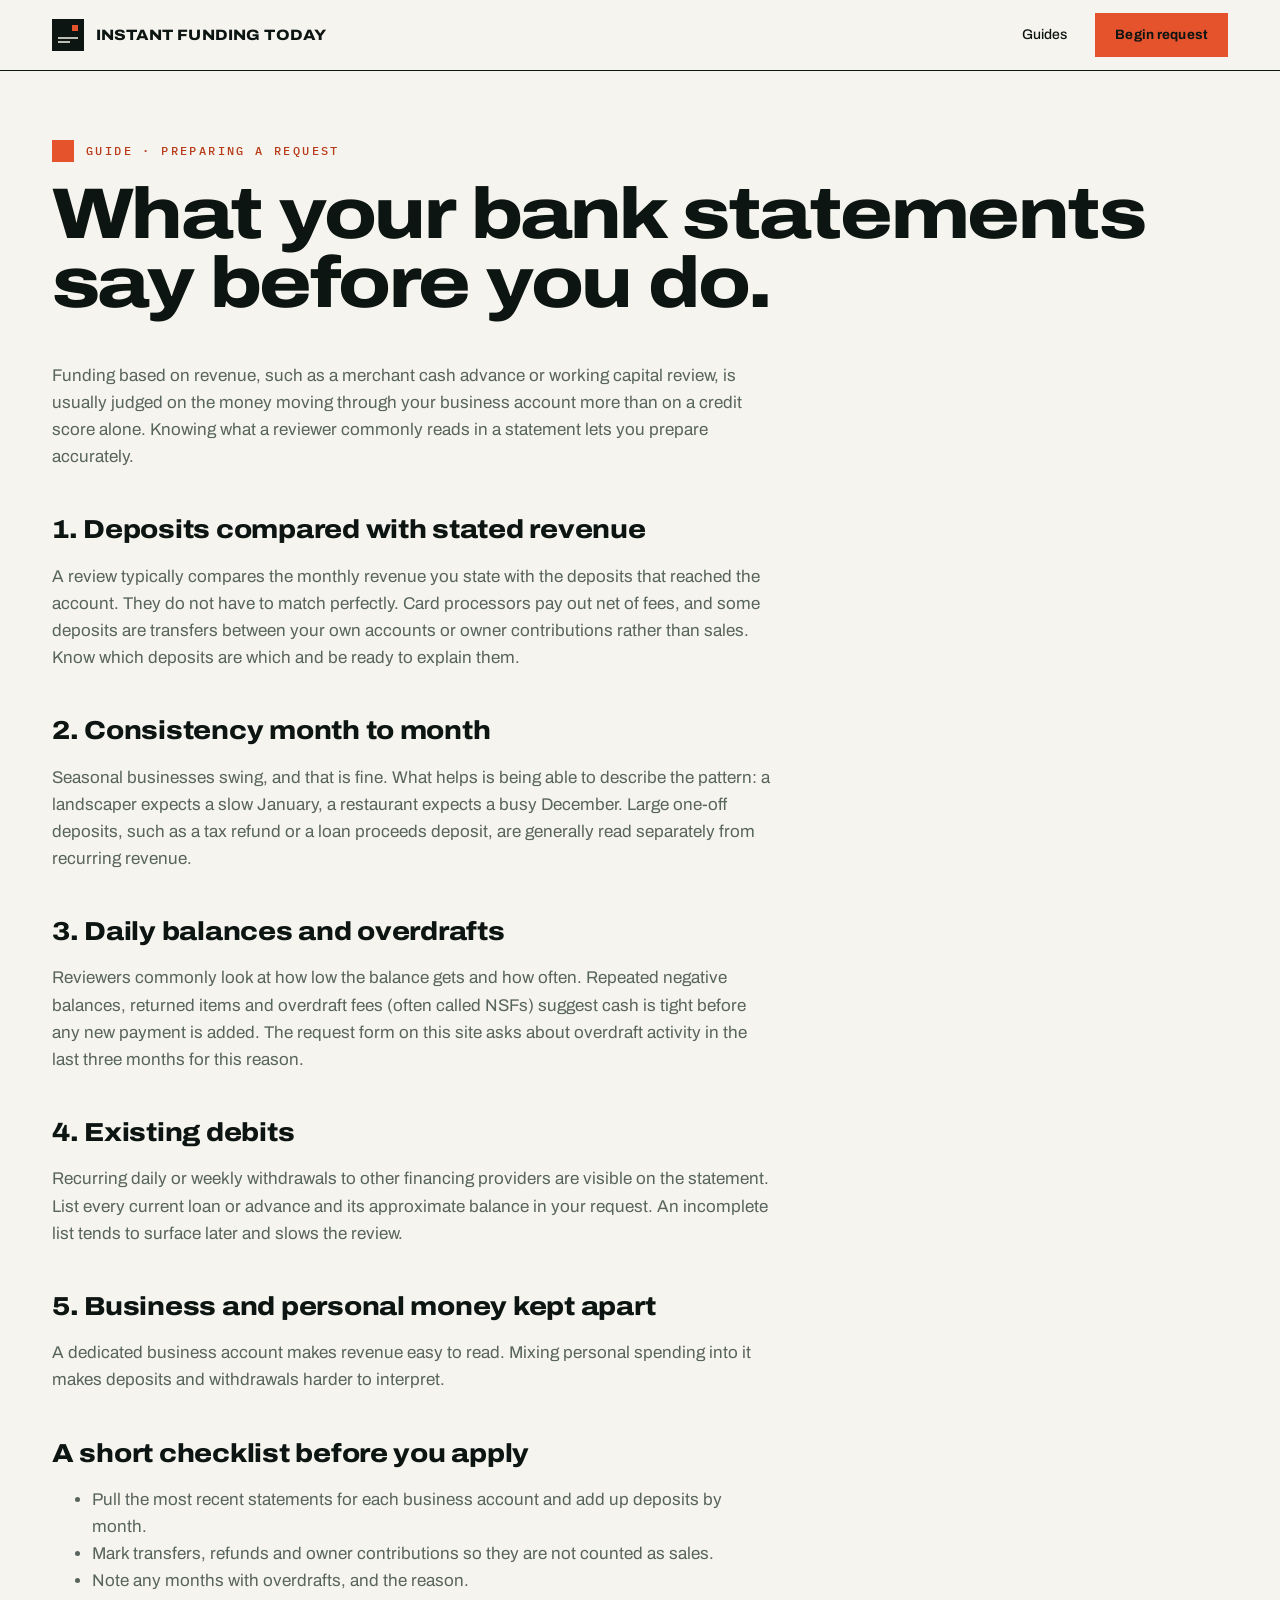
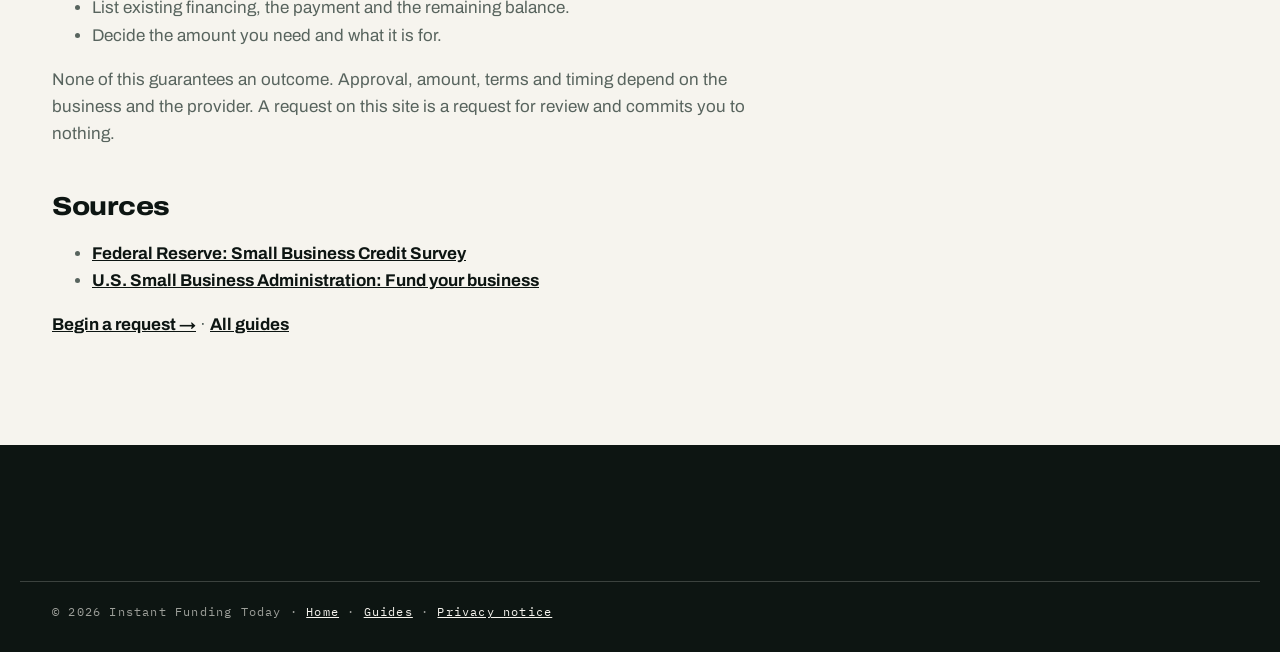
<file: guides/what-a-funding-review-looks-at-in-your-bank-statements/index.html>
<!doctype html>
<html lang="en">
<head>
<meta charset="utf-8">
<meta name="viewport" content="width=device-width, initial-scale=1">
<title>What a business funding review looks at in your bank statements — Instant Funding Today</title>
<meta name="description" content="Deposits, daily balances, overdraft activity and existing debits: what reviewers commonly check in business bank statements and how to tidy up your picture first.">
<link rel="canonical" href="https://instantfundingtoday.net/guides/what-a-funding-review-looks-at-in-your-bank-statements/">
<meta name="theme-color" content="#F6F4EE">
<meta property="og:type" content="article">
<meta property="og:site_name" content="Instant Funding Today">
<meta property="og:title" content="What a business funding review looks at in your bank statements">
<meta property="og:description" content="Deposits, daily balances, overdraft activity and existing debits: what reviewers commonly check in business bank statements and how to tidy up your picture first.">
<meta property="og:url" content="https://instantfundingtoday.net/guides/what-a-funding-review-looks-at-in-your-bank-statements/">
<link rel="icon" href="/assets/favicon.svg" type="image/svg+xml">
<link rel="preconnect" href="https://fonts.googleapis.com">
<link rel="preconnect" href="https://fonts.gstatic.com" crossorigin>
<link rel="stylesheet" href="https://fonts.googleapis.com/css2?family=Archivo:wdth,wght@62..125,100..900&family=IBM+Plex+Mono:wght@400;500&display=swap">
<script src="/assets/boot.js"></script>
<link rel="stylesheet" href="/assets/style.css">
<script type="application/ld+json">{"@context": "https://schema.org", "@type": "Article", "headline": "What a business funding review looks at in your bank statements", "description": "Deposits, daily balances, overdraft activity and existing debits: what reviewers commonly check in business bank statements and how to tidy up your picture first.", "datePublished": "2026-10-26", "dateModified": "2026-10-26", "author": {"@type": "Organization", "name": "Instant Funding Today"}, "publisher": {"@type": "Organization", "name": "Instant Funding Today", "url": "https://instantfundingtoday.net"}, "mainEntityOfPage": "https://instantfundingtoday.net/guides/what-a-funding-review-looks-at-in-your-bank-statements/"}</script>
<script type="application/ld+json">{"@context": "https://schema.org", "@type": "FAQPage", "mainEntity": [{"@type": "Question", "name": "Do I need business bank statements to request funding?", "acceptedAnswer": {"@type": "Answer", "text": "Revenue-based reviews commonly rely on them. You can still begin a request with the details you have, and provide more later."}}, {"@type": "Question", "name": "What is an NSF?", "acceptedAnswer": {"@type": "Answer", "text": "A non-sufficient funds event: a payment that was returned or an account that went negative, usually with a fee."}}]}</script>
</head>
<body>
<header class="top is-stuck"><div class="wrap top-in">
  <a class="brand" href="/" aria-label="Instant Funding Today, home">
    <svg class="brand-mark" viewBox="0 0 64 64" aria-hidden="true"><rect width="64" height="64" fill="currentColor"/><path d="M12 38h40M12 46h24" stroke="var(--bone)" stroke-width="3"/><rect x="40" y="12" width="12" height="12" fill="var(--verm)"/></svg>
    <span class="brand-word">Instant Funding Today</span>
  </a>
  <nav class="top-nav" aria-label="Primary"><a href="/guides/">Guides</a><a class="btn btn-verm btn-sm" href="/#apply">Begin request</a></nav>
</div></header>
<main class="doc"><div class="wrap">
  <p class="eyebrow">Guide · Preparing a request</p>
  <h1 class="h2">What your bank statements say before you do.</h1>
  <div class="prose">
<p>Funding based on revenue, such as a merchant cash advance or working capital review, is usually judged on the money moving through your business account more than on a credit score alone. Knowing what a reviewer commonly reads in a statement lets you prepare accurately.</p>
<h2>1. Deposits compared with stated revenue</h2>
<p>A review typically compares the monthly revenue you state with the deposits that reached the account. They do not have to match perfectly. Card processors pay out net of fees, and some deposits are transfers between your own accounts or owner contributions rather than sales. Know which deposits are which and be ready to explain them.</p>
<h2>2. Consistency month to month</h2>
<p>Seasonal businesses swing, and that is fine. What helps is being able to describe the pattern: a landscaper expects a slow January, a restaurant expects a busy December. Large one-off deposits, such as a tax refund or a loan proceeds deposit, are generally read separately from recurring revenue.</p>
<h2>3. Daily balances and overdrafts</h2>
<p>Reviewers commonly look at how low the balance gets and how often. Repeated negative balances, returned items and overdraft fees (often called NSFs) suggest cash is tight before any new payment is added. The request form on this site asks about overdraft activity in the last three months for this reason.</p>
<h2>4. Existing debits</h2>
<p>Recurring daily or weekly withdrawals to other financing providers are visible on the statement. List every current loan or advance and its approximate balance in your request. An incomplete list tends to surface later and slows the review.</p>
<h2>5. Business and personal money kept apart</h2>
<p>A dedicated business account makes revenue easy to read. Mixing personal spending into it makes deposits and withdrawals harder to interpret.</p>
<h2>A short checklist before you apply</h2>
<ul>
<li>Pull the most recent statements for each business account and add up deposits by month.</li>
<li>Mark transfers, refunds and owner contributions so they are not counted as sales.</li>
<li>Note any months with overdrafts, and the reason.</li>
<li>List existing financing, the payment and the remaining balance.</li>
<li>Decide the amount you need and what it is for.</li>
</ul>
<p>None of this guarantees an outcome. Approval, amount, terms and timing depend on the business and the provider. A request on this site is a request for review and commits you to nothing.</p>
<h2>Sources</h2><ul><li><a href="https://www.fedsmallbusiness.org/survey" rel="noopener">Federal Reserve: Small Business Credit Survey</a></li><li><a href="https://www.sba.gov/business-guide/plan-your-business/fund-your-business" rel="noopener">U.S. Small Business Administration: Fund your business</a></li></ul>
<p><a href="/#apply">Begin a request →</a> · <a href="/guides/">All guides</a></p>
  </div>
</div></main>
<footer class="foot"><div class="wrap foot-bar"><span>© <span data-year>2026</span> Instant Funding Today</span> · <a href="/">Home</a> · <a href="/guides/">Guides</a> · <a href="/privacy/">Privacy notice</a></div></footer>
<script src="/assets/app.js" defer></script>
</body>
</html>
</file>
<file: assets/style.css>
/* Instant Funding Today — "the draft". Bone paper, celadon security stock, vermilion, expanded grotesque. No inline styles (CSP). */
:root{
  --bone:#F6F4EE; --bone2:#EDEAE0; --white:#FFFFFF;
  --ink:#0D1512; --ink2:#17231D; --muted:#58645E; --muted-inv:rgba(246,244,238,.62);
  --cel:#D7E6DB; --cel2:#BBD3C3; --cel3:#8FB09D;
  --verm:#E5532D; --verm-d:#B83A18; --verm-l:#FF7F5A;
  --line:rgba(13,21,18,.18); --line-inv:rgba(246,244,238,.2);
  --err:#B3261E;
  --display:'Archivo',system-ui,-apple-system,'Segoe UI',sans-serif;
  --mono:'IBM Plex Mono',ui-monospace,Menlo,monospace;
  --ease:cubic-bezier(.2,.7,.2,1);
}
*,*::before,*::after{box-sizing:border-box}
html{scroll-behavior:smooth;-webkit-text-size-adjust:100%}
body{margin:0;background:var(--bone);color:var(--ink);font:400 17px/1.6 var(--display);-webkit-font-smoothing:antialiased;text-rendering:optimizeLegibility}
img,svg{display:block;max-width:100%}
a{color:inherit}
button,input,select,textarea{font:inherit;color:inherit}
[hidden]{display:none!important}
.wrap{width:100%;max-width:1240px;margin:0 auto;padding:0 32px}
.mono{font-family:var(--mono);font-size:11.5px;letter-spacing:.14em;text-transform:uppercase}
.sr-only{position:absolute;width:1px;height:1px;overflow:hidden;clip:rect(0 0 0 0);white-space:nowrap}
.skip{position:absolute;left:-9999px;top:8px;background:var(--verm);color:var(--ink);padding:10px 16px;z-index:100;font-weight:700}
.skip:focus{left:8px}
:focus-visible{outline:2px solid var(--verm);outline-offset:3px}

/* ---------- buttons & links ---------- */
.btn{display:inline-flex;align-items:center;justify-content:center;gap:12px;padding:14px 26px;border:2px solid transparent;border-radius:0;font-weight:700;font-size:14.5px;letter-spacing:.01em;text-decoration:none;cursor:pointer;transition:background .2s,color .2s,border-color .2s,transform .2s var(--ease),box-shadow .2s var(--ease)}
.btn:active{transform:translate(2px,2px)}
.btn-lg{padding:17px 30px;font-size:15.5px}
.btn-sm{padding:9px 18px;font-size:13.5px}
.btn-ink{background:var(--ink);color:var(--bone);box-shadow:5px 5px 0 var(--verm)}
.btn-ink:hover{box-shadow:7px 7px 0 var(--verm);transform:translate(-1px,-1px)}
.btn-ink:active{box-shadow:2px 2px 0 var(--verm)}
.btn-verm{background:var(--verm);color:var(--ink)}
.btn-verm:hover{background:var(--verm-l)}
.btn-line{background:transparent;color:var(--ink);border-color:var(--ink)}
.btn-line:hover{background:var(--ink);color:var(--bone)}
.btn[disabled]{opacity:.5;cursor:default}
.link-u{font-weight:600;text-decoration:none;border-bottom:2px solid var(--ink);padding-bottom:2px;transition:color .2s,border-color .2s}
.link-u:hover{color:var(--verm-d);border-color:var(--verm)}

/* ---------- header ---------- */
.top{position:fixed;inset:0 0 auto 0;z-index:50;background:rgba(246,244,238,.82);-webkit-backdrop-filter:blur(14px);backdrop-filter:blur(14px);transition:box-shadow .3s,background .3s}
.top.is-stuck{background:rgba(246,244,238,.94);box-shadow:0 1px 0 var(--ink)}
.top-in{display:flex;align-items:center;justify-content:space-between;height:70px}
.brand{display:flex;align-items:center;gap:12px;text-decoration:none}
.brand-mark{width:32px;height:32px;color:var(--ink)}
.brand-word{font:800 15px/1 var(--display);font-stretch:112%;letter-spacing:.01em;text-transform:uppercase}
.top-nav{display:flex;align-items:center;gap:28px}
.top-nav a:not(.btn){font-size:14px;font-weight:500;text-decoration:none;position:relative;padding:4px 0}
.top-nav a:not(.btn)::after{content:"";position:absolute;left:0;right:100%;bottom:0;height:2px;background:var(--verm);transition:right .3s var(--ease)}
.top-nav a:not(.btn):hover::after{right:0}

/* ---------- hero ---------- */
.hero{position:relative;padding:124px 0 96px;background:var(--bone) repeating-linear-gradient(to bottom,transparent 0 47px,rgba(13,21,18,.055) 47px 48px);overflow:hidden}
.hero-top{display:grid;grid-template-columns:1fr;gap:40px}
.hero-h1{margin:0;font:800 clamp(48px,11.2vw,172px)/.9 var(--display);font-stretch:125%;letter-spacing:-.045em;white-space:nowrap}
.hero-h1 .line{display:block;overflow:hidden;padding:.02em 0 .08em}
.hero-h1 .line>span{display:inline-block}
.hero-h1 .dot{font-style:normal;color:var(--verm)}
.hero-aside{display:flex;flex-wrap:wrap;justify-content:space-between;align-items:flex-end;gap:28px 56px}
.hero-lede{margin:0;font-size:20px;line-height:1.5;max-width:27em}
.hero-cta{display:flex;flex-wrap:wrap;align-items:center;gap:22px 28px}
.js .hero-h1 .line>span{transform:translateY(112%);animation:rise 1.1s var(--ease) forwards}
.js .hero-h1 .line:nth-child(2)>span{animation-delay:.14s}
@keyframes rise{to{transform:none}}
.js .hero-aside{opacity:0;animation:fade 1s .45s var(--ease) forwards}
@keyframes fade{from{opacity:0;translate:0 14px}to{opacity:1;translate:none}}

/* ---------- the draft ---------- */
.draft{position:relative;margin-top:60px;padding:34px 42px 24px;background:var(--cel);border:2px solid var(--ink);box-shadow:14px 14px 0 var(--ink);transform:perspective(1600px) rotateX(var(--rx,0deg)) rotateY(var(--ry,0deg));transition:transform .35s var(--ease)}
.draft::before{content:"";position:absolute;inset:0;background:url(/assets/security.svg) 0 0/800px 200px;opacity:.7;pointer-events:none}
.draft::after{content:"";position:absolute;inset:9px;border:1px solid rgba(13,21,18,.35);pointer-events:none}
.draft>*{position:relative;z-index:1}
.js .draft{animation:print 1.3s .35s var(--ease) both}
@keyframes print{from{clip-path:inset(0 100% 0 0)}to{clip-path:inset(-20px -30px -30px -20px)}}
.draft-top{display:flex;justify-content:space-between;align-items:flex-start;gap:24px}
.draft-brand{display:flex;gap:14px;align-items:center}
.draft-brand svg{width:40px;height:40px;color:var(--ink)}
.draft-brand b{display:block;font:800 17px/1.1 var(--display);font-stretch:112%;text-transform:uppercase;letter-spacing:.01em}
.draft-brand .mono{display:block;margin-top:5px;color:var(--muted);font-size:10.5px}
.draft-date{text-align:right}
.draft-date .mono{display:block;font-size:10.5px;color:var(--muted)}
.draft-date b{display:block;margin-top:4px;font:600 17px/1 var(--mono);letter-spacing:.04em;border-bottom:1.5px solid var(--ink);padding:0 4px 6px}
.draft-pay{display:grid;grid-template-columns:minmax(0,1fr) 330px;gap:40px;align-items:end;margin-top:34px}
.draft label.mono,.draft .lab{display:block;margin:0 0 6px;font-size:10.5px;color:var(--muted)}
.draft-name{width:100%;min-width:0;border:0;border-bottom:1.5px solid var(--ink);background:transparent;outline:0;padding:4px 0 8px;font:600 clamp(22px,2.6vw,32px)/1.2 var(--display);color:var(--ink);border-radius:0}
.draft-name::placeholder{color:rgba(13,21,18,.38)}
.draft-name:focus{border-bottom-color:var(--verm);box-shadow:0 2px 0 var(--verm)}
.amt-box{display:flex;align-items:center;gap:6px;padding:8px 16px;background:rgba(255,255,255,.62);border:2px solid var(--ink)}
.amt-box:focus-within{background:#fff;box-shadow:0 0 0 3px var(--verm)}
.amt-box>span{font:700 30px/1 var(--display);color:var(--muted)}
.amt-input{width:100%;min-width:0;border:0;background:transparent;outline:0;text-align:right;font:800 clamp(30px,3.6vw,46px)/1.1 var(--display);font-stretch:112%;letter-spacing:-.02em;font-variant-numeric:tabular-nums lining-nums}
.draft-words{margin:22px 0 0;padding-bottom:8px;border-bottom:1.5px solid var(--ink);font:500 clamp(18px,2.1vw,25px)/1.3 var(--display);min-height:1.9em}
.draft-words em{font-style:normal;color:var(--muted)}
.draft-low{display:grid;grid-template-columns:1.25fr 1fr;gap:44px;margin-top:26px;align-items:start}
.draft-act{display:flex;justify-content:space-between;align-items:center;gap:32px;margin-top:26px}
.draft-fine{margin:0;max-width:36em;font-size:12.5px;line-height:1.5;color:var(--muted)}
.micr{margin:22px -42px -24px;padding:14px 42px;border-top:1px dashed rgba(13,21,18,.4);font:500 19px/1 var(--mono);letter-spacing:.22em;color:rgba(13,21,18,.72);overflow:hidden;white-space:nowrap}
.stamp{position:absolute;z-index:2;right:27%;top:5%;pointer-events:none;border:4px double var(--verm);color:var(--verm);padding:4px 22px 6px;text-align:center;transform:rotate(-9deg);opacity:.55;mix-blend-mode:multiply}
.stamp b{display:block;font:900 clamp(24px,3.4vw,44px)/1.05 var(--display);font-stretch:125%;letter-spacing:.14em;text-transform:uppercase}
.stamp span{display:block;font:500 10px/1.4 var(--mono);letter-spacing:.2em;text-transform:uppercase}
.js .stamp{animation:stampin .5s 1.5s var(--ease) both}
@keyframes stampin{from{opacity:0;transform:rotate(-9deg) scale(1.9)}to{opacity:.55;transform:rotate(-9deg) scale(1)}}

/* ---------- chips & range ---------- */
.chips{display:flex;flex-wrap:wrap;gap:8px}
.chip{border:1.5px solid var(--ink);background:transparent;padding:7px 14px;border-radius:0;font-size:13.5px;font-weight:600;cursor:pointer;transition:background .15s,color .15s}
.chip:hover{background:rgba(255,255,255,.55)}
.chip[aria-pressed="true"]{background:var(--ink);color:var(--bone)}
.range{-webkit-appearance:none;appearance:none;width:100%;height:26px;margin:2px 0 0;background:transparent;cursor:pointer}
.range::-webkit-slider-runnable-track{height:3px;background:linear-gradient(to right,var(--ink) var(--fill,25%),rgba(13,21,18,.25) var(--fill,25%))}
.range::-moz-range-track{height:3px;background:rgba(13,21,18,.25)}
.range::-moz-range-progress{height:3px;background:var(--ink)}
.range::-webkit-slider-thumb{-webkit-appearance:none;width:20px;height:20px;margin-top:-9px;border-radius:0;background:var(--verm);border:2px solid var(--ink)}
.range::-moz-range-thumb{width:16px;height:16px;border-radius:0;background:var(--verm);border:2px solid var(--ink)}
.range-scale{display:flex;justify-content:space-between;margin-top:2px;font-size:10.5px;color:var(--muted)}

/* ---------- index strip ---------- */
.index{background:var(--bone);border-top:2px solid var(--ink);border-bottom:1px solid var(--line)}
.index-in{display:grid;grid-template-columns:repeat(4,1fr)}
.ix{padding:30px 28px 32px;border-left:1px solid var(--line)}
.ix:first-child{border-left:0;padding-left:0}
.ix .mono{color:var(--verm-d);font-size:11px}
.ix b{display:block;margin:10px 0 6px;font:700 18px/1.25 var(--display);font-stretch:108%}
.ix p{margin:0;font-size:14.5px;line-height:1.5;color:var(--muted)}

/* ---------- sections ---------- */
.section{padding:120px 0}
.sec-head{margin-bottom:52px}
.eyebrow{margin:0 0 18px;font:500 12px/1 var(--mono);letter-spacing:.2em;text-transform:uppercase;color:var(--verm-d);display:flex;align-items:center;gap:12px}
.eyebrow::before{content:"";width:22px;height:22px;background:var(--verm)}
.eyebrow-inv{color:var(--verm-l)}
.eyebrow-inv::before{background:var(--verm-l)}
.h2{margin:0;font:800 clamp(38px,5.6vw,84px)/.96 var(--display);font-stretch:118%;letter-spacing:-.035em}
.h3{margin:0 0 12px;font:700 28px/1.2 var(--display);font-stretch:110%}
.lede{margin:24px 0 0;font-size:18px;color:var(--muted);max-width:30em}

.route{display:grid;grid-template-columns:.85fr 1.15fr;gap:96px;align-items:start}
.route-head{position:sticky;top:120px}
.rail{position:relative;margin:0;padding:0 0 0 64px;list-style:none;--p:0}
.rail::before,.rail::after{content:"";position:absolute;left:15px;top:6px;bottom:30px;width:3px}
.rail::before{background:var(--line)}
.rail::after{background:var(--verm);transform-origin:top;transform:scaleY(var(--p))}
.rstep{position:relative;padding:0 0 64px}
.rstep:last-child{padding-bottom:0}
.rnum{position:absolute;left:-64px;top:0;width:34px;height:34px;display:grid;place-items:center;background:var(--bone);border:2px solid var(--ink);font-size:11px;letter-spacing:.04em;transition:background .35s,color .35s,border-color .35s}
.rstep.is-lit .rnum{background:var(--verm);border-color:var(--verm);color:var(--ink)}
.rstep h3{margin:0 0 10px;font:800 32px/1.1 var(--display);font-stretch:115%;letter-spacing:-.02em}
.rstep p{margin:0;max-width:30em;color:var(--muted)}

.dark{background:var(--ink);color:var(--bone)}
.h2-inv{color:var(--bone)}
.cap-head{max-width:900px;margin-bottom:56px}
.cap{display:grid;grid-template-columns:1fr 1.1fr;gap:80px;align-items:center}
.cap-copy p{margin:0 0 22px;font-size:18px;color:rgba(246,244,238,.76);max-width:30em}
.flow{margin:0}
.flow-row{display:grid;grid-template-columns:1fr 34px 1fr 34px 1fr;align-items:center}
.fnode{min-height:128px;display:grid;place-items:center;padding:16px 14px;border:1.5px solid var(--line-inv);text-align:center;font:700 17px/1.3 var(--display);font-stretch:108%}
.fnode-hi{border-color:var(--verm-l);background:rgba(229,83,45,.12);color:var(--verm-l)}
.farrow{position:relative;height:2px;background:var(--verm-l)}
.farrow::after{content:"";position:absolute;right:0;top:-4px;width:9px;height:9px;border-top:2px solid var(--verm-l);border-right:2px solid var(--verm-l);transform:rotate(45deg);transform-origin:center}
.flow figcaption{margin-top:18px;font-size:10.5px;line-height:1.7;color:var(--muted-inv)}
.asks{margin-top:72px;border-top:2px solid var(--bone);padding-top:26px}
.asks-h{margin:0 0 22px;color:var(--verm-l)}
.asks ol{margin:0;padding:0;list-style:none;display:grid;grid-template-columns:repeat(3,1fr);gap:40px}
.asks li{font:700 clamp(20px,2.2vw,28px)/1.25 var(--display);font-stretch:108%}
.asks li .mono{display:block;margin-bottom:12px;color:var(--verm-l);font-size:12px}

.prep{display:grid;grid-template-columns:.85fr 1.15fr;gap:96px;align-items:start}
.checklist{margin:0;padding:0;list-style:none;border-bottom:2px solid var(--ink)}
.checklist li{border-top:2px solid var(--ink)}
.checklist label{display:flex;gap:18px;align-items:flex-start;padding:22px 0;cursor:pointer}
.checklist input,.check input{position:absolute;opacity:0;width:1px;height:1px}
.box{flex:none;position:relative;width:24px;height:24px;margin-top:2px;border:2px solid var(--ink);background:var(--white);transition:background .15s}
.box::after{content:"";position:absolute;left:6px;top:1px;width:6px;height:12px;border-right:3px solid var(--ink);border-bottom:3px solid var(--ink);transform:rotate(45deg) scale(0);transition:transform .2s var(--ease)}
input:checked+.box{background:var(--verm)}
input:checked+.box::after{transform:rotate(45deg) scale(1)}
input:focus-visible+.box{outline:2px solid var(--verm);outline-offset:3px}
.checklist b{display:block;font:700 18px/1.3 var(--display);font-stretch:106%}
.checklist em{display:block;margin-top:2px;font-style:normal;color:var(--muted);font-size:15px}

.tint{background:var(--cel)}
.mega{margin:0 0 64px;font:900 clamp(52px,11vw,176px)/.88 var(--display);font-stretch:125%;letter-spacing:-.05em}
.fields3{display:grid;grid-template-columns:repeat(3,1fr);gap:28px}
.fh{margin:0 0 12px;color:var(--ink);font-size:11.5px;font-weight:500}
.fcol-never .fh{color:var(--err)}
.fcol ul{margin:0;padding:0;list-style:none}
.fcol li{margin-top:-2px;padding:15px 16px;border:2px solid var(--ink);background:rgba(255,255,255,.5);font:700 19px/1.3 var(--display);font-stretch:106%}
.fcol-never li{background:transparent;border-color:var(--err);color:var(--err)}
.fineprint{margin:44px 0 0;max-width:42em;font-size:15px;color:var(--ink2)}
.fineprint a{font-weight:700}

/* ---------- application ---------- */
.apply{background:var(--bone2)}
.apply-in{display:grid;grid-template-columns:minmax(0,1fr) 360px;gap:64px;align-items:start}
.progress{display:flex;gap:8px}
.p-seg{flex:1;padding:12px 0 0;border-top:4px solid var(--line);font:500 11px/1.3 var(--mono);letter-spacing:.12em;text-transform:uppercase;color:var(--muted);transition:border-color .35s,color .35s}
.p-seg b{font-weight:500;margin-right:8px}
.p-seg i{font-style:normal}
.p-seg.is-done{border-top-color:var(--ink);color:var(--ink)}
.p-seg.is-on{border-top-color:var(--verm);color:var(--ink)}
.progress-label{margin:16px 0 26px;color:var(--muted);font-size:11px}
.app-form{background:var(--white);border:2px solid var(--ink);padding:44px;box-shadow:12px 12px 0 var(--cel2)}
.part{border:0;margin:0;padding:0;min-width:0}
.part legend{padding:0;margin:0 0 30px;font:800 clamp(30px,3.6vw,46px)/1 var(--display);font-stretch:118%;letter-spacing:-.03em}
.part.is-active{animation:fade .5s var(--ease)}
.grid{display:grid;grid-template-columns:1fr 1fr;gap:26px 24px}
.f{min-width:0}
.f-full{grid-column:1/-1}
.f label,.label{display:block;margin-bottom:6px;font:500 11px/1.4 var(--mono);letter-spacing:.12em;text-transform:uppercase;color:var(--ink)}
.opt{margin-left:8px;color:var(--muted);font-size:10px}
.f input:not([type=checkbox]),.f select,.f textarea{width:100%;padding:13px 12px;border:0;border-bottom:2px solid var(--ink);border-radius:0;background:rgba(215,230,219,.4);font-size:17px;font-weight:500;color:var(--ink);transition:background .2s,border-color .2s,box-shadow .2s;-webkit-appearance:none;appearance:none}
.f textarea{resize:vertical;min-height:96px}
.f input::placeholder,.f textarea::placeholder{color:rgba(13,21,18,.38);font-weight:400}
.f input:focus,.f select:focus,.f textarea:focus{outline:0;background:var(--cel);border-bottom-color:var(--verm);box-shadow:0 2px 0 var(--verm)}
.f.is-bad input,.f.is-bad select,.f.is-bad textarea{border-bottom-color:var(--err);background:#FBEDEA}
.money{position:relative}
.money>span{position:absolute;left:12px;top:50%;translate:0 -50%;color:var(--muted);font-weight:700}
.money input{padding-left:30px!important}
.sel{position:relative}
.sel::after{content:"";position:absolute;right:14px;top:50%;width:8px;height:8px;border-right:2px solid var(--ink);border-bottom:2px solid var(--ink);transform:translateY(-70%) rotate(45deg);pointer-events:none}
.sel select{padding-right:38px;cursor:pointer}
.f-pair{display:grid;grid-template-columns:1fr 1fr;gap:14px}
.err{margin:7px 0 0;font-size:13px;font-weight:600;color:var(--err)}
.err:empty{display:none}
.hint{margin:0;font-size:13.5px;line-height:1.55;color:var(--muted)}
.lock{display:flex;gap:12px;align-items:flex-start;padding:16px 18px;background:var(--cel);border:1.5px solid var(--ink)}
.lock svg{flex:none;width:18px;height:18px;margin-top:2px;stroke:var(--ink)}
.recap{margin:0 0 26px;border-top:2px solid var(--ink)}
.recap div{display:flex;justify-content:space-between;gap:24px;padding:13px 0;border-bottom:1px solid var(--line)}
.recap dt{font:500 11px/1.8 var(--mono);letter-spacing:.12em;text-transform:uppercase;color:var(--muted);flex:none}
.recap dd{margin:0;text-align:right;font:600 18px/1.4 var(--display);word-break:break-word}
.check{display:flex;gap:14px;align-items:flex-start;padding:12px 0;font-size:15px;cursor:pointer}
.form-msg{margin-top:22px;padding:15px 18px;border:2px solid var(--err);background:#FBEDEA;color:var(--err);font-weight:600;font-size:14.5px}
.form-nav{display:flex;justify-content:space-between;align-items:center;gap:12px;margin-top:36px;padding-top:28px;border-top:2px solid var(--ink)}
.form-nav [data-next],.form-nav [data-submit]{margin-left:auto}
.hp{position:absolute;left:-9999px;width:1px;height:1px;opacity:0}
.done{background:var(--white);border:2px solid var(--ink);box-shadow:12px 12px 0 var(--cel2);padding:64px 44px;text-align:center}
.done-mark{width:68px;height:68px;margin:0 auto 22px;fill:none;stroke:var(--ink);stroke-width:2.4}
.done-mark rect{fill:var(--verm);stroke:var(--ink)}
.done-mark path{stroke-dasharray:50;stroke-dashoffset:50;animation:draw .8s .2s var(--ease) forwards}
@keyframes draw{to{stroke-dashoffset:0}}
.done .mono{margin:0 auto;color:var(--muted)}
.done-no{margin:6px 0 24px;font:700 22px/1.3 var(--display)}
.done-no b{letter-spacing:.04em}
.done p{max-width:34em;margin-left:auto;margin-right:auto;color:var(--muted)}
.apply-side{position:sticky;top:104px}
.mini{position:relative;background:var(--cel);border:2px solid var(--ink);padding:22px 22px 8px;box-shadow:8px 8px 0 var(--ink);overflow:hidden}
.mini::before{content:"";position:absolute;inset:0;background:url(/assets/security.svg) 0 0/800px 200px;opacity:.6;pointer-events:none}
.mini>*{position:relative}
.mini-head{display:flex;justify-content:space-between;padding-bottom:12px;border-bottom:1.5px solid var(--ink);font-size:10.5px}
.mini-amt{margin:16px 0 0;font:800 40px/1.05 var(--display);font-stretch:112%;letter-spacing:-.02em;font-variant-numeric:tabular-nums}
.mini-words{margin:6px 0 0;font:500 14px/1.35 var(--display);color:var(--ink2);min-height:1.4em}
.mini-list{margin:16px 0 0}
.mini-list div{padding:12px 0;border-top:1px solid rgba(13,21,18,.3)}
.mini-list dt{font-size:10px;color:var(--muted)}
.mini-list dd{margin:4px 0 0;font:700 17px/1.3 var(--display);word-break:break-word}
.side-note{margin:26px 2px 0;font-size:14px;color:var(--muted)}

/* ---------- FAQ ---------- */
.faq-wrap{display:grid;grid-template-columns:.85fr 1.15fr;gap:96px;align-items:start}
.faq-head{position:sticky;top:120px}
.faq{border-bottom:2px solid var(--ink)}
.faq details{border-top:2px solid var(--ink)}
.faq summary{position:relative;list-style:none;cursor:pointer;padding:24px 48px 24px 0;font:700 20px/1.3 var(--display);font-stretch:106%}
.faq summary::-webkit-details-marker{display:none}
.pm{position:absolute;right:4px;top:50%;width:18px;height:18px;translate:0 -50%}
.pm::before,.pm::after{content:"";position:absolute;left:0;right:0;top:50%;height:3px;margin-top:-1.5px;background:var(--ink);transition:transform .3s var(--ease),background .2s}
.pm::after{transform:rotate(90deg)}
details[open] .pm::after{transform:rotate(0)}
details[open] .pm::before,details[open] .pm::after{background:var(--verm)}
.faq details p{margin:0 0 26px;max-width:38em;color:var(--muted)}
.faq a{font-weight:700}

/* ---------- footer ---------- */
.foot{background:var(--ink);color:rgba(246,244,238,.72);padding:80px 0 34px;overflow:hidden}
.foot-big{margin:0 0 64px;font:900 clamp(30px,5.9vw,88px)/.9 var(--display);font-stretch:125%;letter-spacing:-.05em;color:transparent;-webkit-text-stroke:1.5px rgba(246,244,238,.3);white-space:nowrap}
.foot-in{display:grid;grid-template-columns:1.7fr 1fr;gap:64px}
.foot-brand{margin:0 0 14px;font:800 16px/1 var(--display);font-stretch:112%;letter-spacing:.01em;text-transform:uppercase;color:var(--bone)}
.foot-fine{margin:0;max-width:40em;font-size:14px;line-height:1.7}
.foot-links{display:flex;flex-direction:column;gap:12px;align-items:flex-start}
.foot-links a{color:var(--bone);text-decoration:none;font-weight:600;border-bottom:2px solid var(--verm);padding-bottom:3px}
.foot-links a:hover{color:var(--verm-l)}
.foot-bar{margin-top:56px;padding-top:24px;border-top:1px solid var(--line-inv);font:400 12px/1 var(--mono);letter-spacing:.1em;color:var(--muted-inv)}
.foot-bar a{color:var(--bone)}

/* ---------- reveal ---------- */
.js [data-reveal]{opacity:0;translate:0 24px;transition:opacity .8s var(--ease) var(--d,0s),translate .8s var(--ease) var(--d,0s)}
.js [data-reveal].is-in{opacity:1;translate:none}

/* ---------- document pages ---------- */
.doc{padding:140px 0 90px}
.prose{max-width:720px;margin-top:44px}
.prose h2{margin:44px 0 12px;font:800 26px/1.2 var(--display);font-stretch:112%;letter-spacing:-.01em}
.prose p,.prose li{color:var(--muted);font-size:17px}
.prose a{color:var(--ink);font-weight:700}

/* ---------- responsive ---------- */
@media (max-width:1060px){
  .hero-top{grid-template-columns:1fr;gap:32px}
  .draft-pay{grid-template-columns:1fr;gap:26px}
  .draft-low{grid-template-columns:1fr;gap:26px}
  .stamp{right:6%;top:3%}
  .route,.prep,.faq-wrap,.cap,.apply-in,.foot-in{grid-template-columns:1fr;gap:56px}
  .route-head,.faq-head{position:static}
  .apply-side{position:static}
  .index-in{grid-template-columns:1fr 1fr}
  .ix:nth-child(3){border-left:0;padding-left:0}
  .ix:nth-child(n+3){border-top:1px solid var(--line)}
  .fields3{grid-template-columns:1fr}
  .top-nav a:not(.btn){display:none}
}
@media (max-width:640px){
  .wrap{padding:0 20px}
  .section{padding:84px 0}
  .hero{padding:104px 0 72px}
  .brand-word{font-size:12.5px}
  .brand-mark{width:28px;height:28px}
  .draft{padding:26px 18px 18px;box-shadow:8px 8px 0 var(--ink)}
  .micr{margin:18px -18px -18px;padding:12px 18px;font-size:13px;letter-spacing:.12em}
  .draft-act{flex-direction:column;align-items:stretch}
  .draft-act .btn{width:100%}
  .draft-date{display:none}
  .stamp{display:none}
  .flow-row{grid-template-columns:1fr;gap:0}
  .fnode{min-height:0;padding:22px 14px}
  .farrow{width:2px;height:30px;margin:0 auto}
  .farrow::after{right:-4px;top:auto;bottom:0;transform:rotate(135deg)}
  .asks ol{grid-template-columns:1fr;gap:28px}
  .index-in{grid-template-columns:1fr}
  .ix{border-left:0;padding-left:0;border-top:1px solid var(--line)}
  .ix:first-child{border-top:0}
  .app-form,.done{padding:26px 18px;box-shadow:7px 7px 0 var(--cel2)}
  .grid,.f-pair{grid-template-columns:1fr}
  .p-seg i{display:none}
  .rail{padding-left:52px}
  .rnum{left:-52px}
  .top .btn-sm{padding:8px 12px;font-size:12px;white-space:nowrap}
}
@media (prefers-reduced-motion:reduce){
  html{scroll-behavior:auto}
  .js .hero-h1 .line>span,.js .hero-aside,.js .draft,.js .stamp{animation:none;transform:none;opacity:1;clip-path:none}
  .js .stamp{transform:rotate(-9deg);opacity:.55}
  .js [data-reveal]{opacity:1;translate:none;transition:none}
  .done-mark path{animation:none;stroke-dashoffset:0}
  .draft{transition:none}
}
</file>
